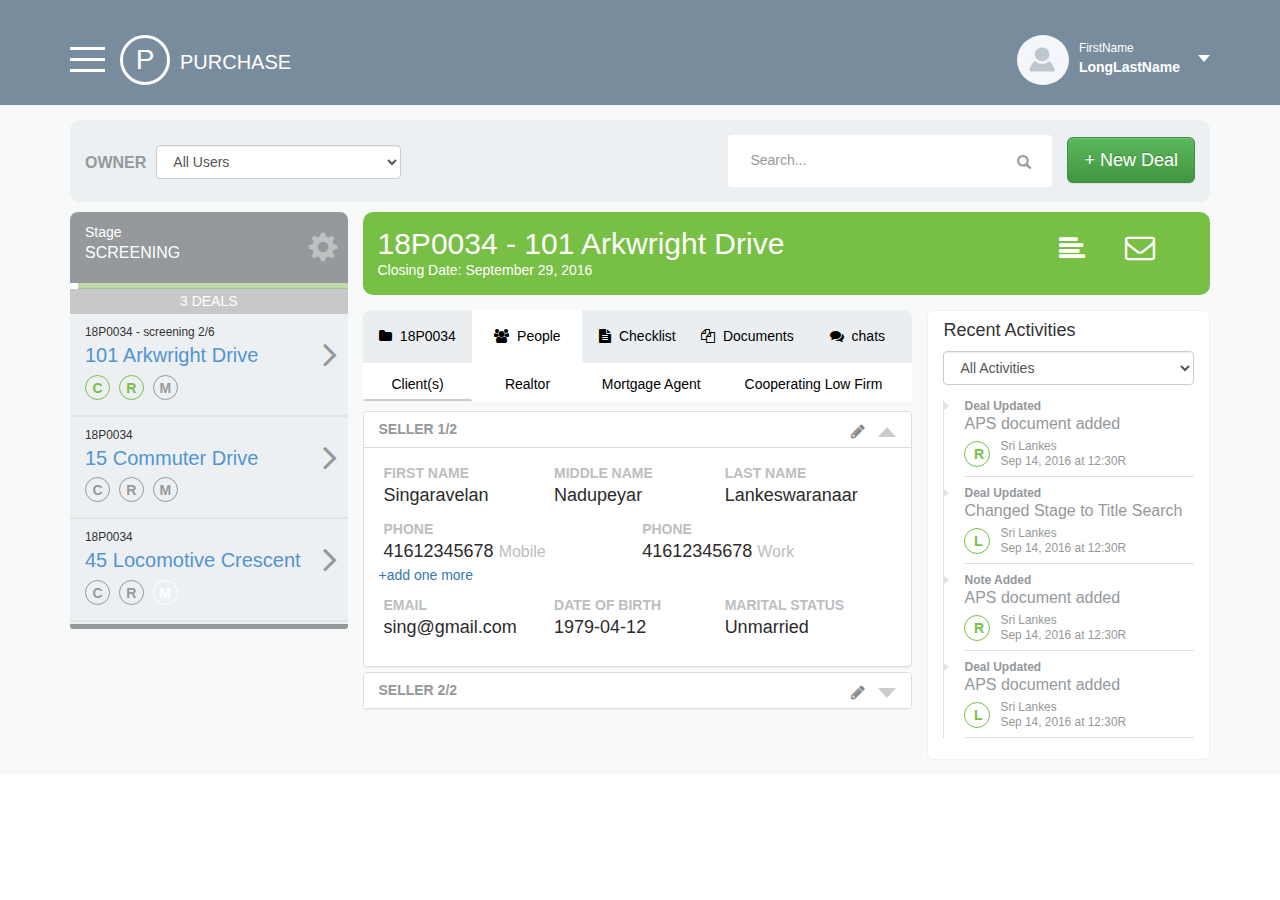
<file: index.html>
<!DOCTYPE html>
<html lang="en">
  <head>
    <meta charset="utf-8">
    <meta http-equiv="X-UA-Compatible" content="IE=edge">
    <meta name="viewport" content="width=device-width, initial-scale=1">
    <!-- The above 3 meta tags *must* come first in the head; any other head content must come *after* these tags -->
    <meta name="description" content="">
    <meta name="author" content="">
    <link rel="icon" href="">

    <title>LawyerFileApp</title>

    <!-- Bootstrap core CSS -->
    <link href="css/bootstrap.min.css" rel="stylesheet">

    <!-- Bootstrap theme CSS -->
    <link href="css/bootstrap-theme.min.css" rel="stylesheet">

    <!-- IE10 viewport hack for Surface/desktop Windows 8 bug -->
    <link href="css/ie10-viewport-bug-workaround.css" rel="stylesheet">

    <!-- Custom styles for this template -->
    <link href="css/custom.css" rel="stylesheet">

    <!-- Font awesome -->
    <link href="font-awesome/css/font-awesome.min.css" rel="stylesheet">

    <!-- Just for debugging purposes. Don't actually copy these 2 lines! -->
    <!--[if lt IE 9]><script src="../../assets/js/ie8-responsive-file-warning.js"></script><![endif]-->
    <!--[if gte IE 9]<style type="text/css">
        .gradient {filter: none;}
    </style><![endif]-->
    <script src="js/ie-emulation-modes-warning.js"></script>

    <!-- HTML5 shim and Respond.js for IE8 support of HTML5 elements and media queries -->
    <!--[if lt IE 9]>
      <script src="https://oss.maxcdn.com/html5shiv/3.7.2/html5shiv.min.js"></script>
      <script src="https://oss.maxcdn.com/respond/1.4.2/respond.min.js"></script>
    <![endif]-->
  </head>

  <body>
    <!-- Header Start-->
  <header>
    <nav class="navbar navbar-inverse navbar-fixed-top">
      <div class="container">
        <div class="navbar-header">
          <button aria-controls="navbar" aria-expanded="false" data-target="#navbar" data-toggle="collapse" class="navbar-toggle collapsed" type="button">
            <span class="sr-only">Toggle navigation</span>
            <span class="icon-bar"></span>
            <span class="icon-bar"></span>
            <span class="icon-bar"></span>
          </button>
          <a href="javascript:;" class="navbar-brand">
            <span></span>
            <span></span>
            <span></span>
          </a>
          <div class="maintabs">
            <a href="javascript:;" class="purchase active"><span><i>P</i>Purchase</span></a>
          </div>
        </div>
       <!--  <div class="collapse navbar-collapse" id="navbar">
          <ul class="nav navbar-nav">
            <li class="active"><a href="dashboard.html" >Dashboard</a></li>
            <li><a href="index.html" >Deals</a></li>
            <li><a href="javascript:;">Peoples</a></li>
            <li><a href="admin.html">Admin</a></li>
          </ul>
        </div> --><!--/.nav-collapse -->
        <div class="dropdown profileMenu">
          <a id="dLabel" data-target="#" href="javascript:;" data-toggle="dropdown" role="button" aria-haspopup="true" aria-expanded="false">
            <i class="avatar"><img src="img/avatar.jpg" alt="img/avatar.jpg"></i>
            <span>
              <small>FirstName</small>
              <strong>LongLastName </strong>  
            </span>            
          </a>

          <ul class="dropdown-menu" aria-labelledby="dLabel">
            <li class="active"><a href="dashboard.html" >Dashboard</a></li>
            <li><a href="index.html" >Deals</a></li>
            <li><a href="javascript:;">Peoples</a></li>
            <li><a href="admin.html">Admin</a></li>
          </ul>
        </div>

        <div class="maintabs menu">
            <a href="javascript:;" class="purchase" id="purchase"><span><i>P</i>Purchase</span></a>
            <a href="javascript:;" class="sale" id="sale"><span><i>S</i>Sale</span></a>
            <a href="javascript:;" class="mortgage" id="mortgage"><span><i>M</i>Mortgage</span></a>
            <a href="javascript:;" class="transfer" id="transfer"><span><i>T</i>Title transfer</span></a>
        </div>

      </div>
    </nav>
  </header>  
  <!-- Header end-->
   

  <!-- midd section -->
  <section class="wrapper middWrapper">
    <div class="container">
       <div class="searchWrapper clearfix">
        <div class="col-lg-4">
          <!-- <label>Stage</label>
          <select class="form-control ">
            <option>Screening</option>
            <option>2</option>
            <option>3</option>
          </select> -->
          <div class="owners">
            <label>Owner</label>
            <select class="form-control ">
              <option>All Users</option>
              <option>2</option>
              <option>3</option>
            </select>
          </div>
        </div>
        <div class="col-lg-2">
          &nbsp;
        </div>
        <div class="col-lg-6">
          <div class="newDeailbtn">
            <button class="btn btn-lg btn-success newDeail" type="button">+ New Deal</button>
          </div>
          <div class="searchbar">
            <button class="btn" type="button"><i aria-hidden="true" class="glyphicon glyphicon-search"></i></button>
            <input type="text" name="search" class="form-control" placeholder="Search...">
          </div>
        </div>
        
      </div>

      <div class="row">
        <!-- Left panel -->
        <div class="col-lg-3 leftPanel">
         <div class="screeningPanel">
          <div class="head clearfix">
            <div class="col-sm-10 dropdown">
              <small data-toggle="dropdown" aria-haspopup="true" aria-expanded="false">Stage</small>
              <ul class="dropdown-menu" aria-labelledby="dLabel">
                <li><a href="javascript:;">Stage</a></li>
                <li><a href="javascript:;">1</a></li>
                <li><a href="javascript:;">2</a></li>
                <li><a href="javascript:;">3</a></li>
              </ul>
              <strong>Screening</strong>
            </div>
            <div class="setting">
              <i aria-hidden="true" class="glyphicon glyphicon-cog" data-toggle="dropdown" aria-haspopup="true" aria-expanded="false"></i>
              <ul class="dropdown-menu" aria-labelledby="dLabel">
                  <li><a href="javascript:;">lorem </a></li>
                  <li><a href="javascript:;">lorem ipsum</a></li>
                  <li><a href="javascript:;">lorem</a></li>
                  <li><a href="javascript:;">lorem ipsum</a></li>
                </ul>
            </div>
          </div>
          <div class="stageWrapper">
            <a href="javascript:;" data-toggle="tooltip" data-placement="top" title="New Deal"></a>
            <a href="javascript:;" class="active" data-toggle="tooltip" data-placement="top" title="Screening"></a>
            <a href="javascript:;" data-toggle="tooltip" data-placement="top" title="Title Search"></a>
            <a href="javascript:;" data-toggle="tooltip" data-placement="top" title="Closing"></a>
            <a href="javascript:;" data-toggle="tooltip" data-placement="top" title="Post Closing"></a>
          </div>
          <h5 class="dealTitle">3 Deals</h5>
          <div class="dealListing">
            <dl>
              <dt>
                <small>18P0034 - screening 2/6</small>
                <big>101 Arkwright Drive</big>
                <label class="accepted">C</label>
                <label class="accepted">R</label>
                <label>M</label>
              </dt>
              <dd>
                <i aria-hidden="true" class="fa fa-angle-right"></i>
              </dd>
            </dl>
            <dl>
              <dt>
                <small>18P0034</small>
                <big>15 Commuter Drive</big>
                <label>C</label>
                <label>R</label>
                <label>M</label>
              </dt>
              <dd>
                <i aria-hidden="true" class="fa fa-angle-right"></i>
              </dd>
            </dl>
            <dl>
              <dt>
                <small>18P0034</small>
                <big>45 Locomotive Crescent</big>
                <label>C</label>
                <label class="diclined">R</label>
                <label class="disable">M</label>
              </dt>
              <dd>
                <i aria-hidden="true" class="fa fa-angle-right"></i>
              </dd>
            </dl>
          </div>
          </div>
        </div>
        <div class="col-lg-9">
         <div class="rightSection">
            <div class="screeningTitleBar">
              <div class="col-lg-8">
                <h2>18P0034 - 101 Arkwright Drive</h2>
                <span>Closing Date: September 29, 2016 </span>
              </div>
              <div class="col-lg-4 notifications">
                <a href="javascript:;" class="message"><i aria-hidden="true" class="fa fa-envelope-o"></i></a>
                <a href="javascript:;" class="alignment"><i aria-hidden="true" class="fa fa-align-left"></i></a>
              </div>
            </div>
            <!-- Left panel end-->

            <!-- Midd section -->
            <div class="col-lg-8 middPanel">
              <!-- Nav tabs -->
              <ul class="nav nav-tabs" role="tablist">
                <li role="presentation"><a href="#folder" aria-controls="folder" role="tab" data-toggle="tab"><i aria-hidden="true" class="fa fa-folder"></i> &nbsp;18P0034</a></li>
                <li role="presentation" class="active"><a href="#people" aria-controls="people" role="tab" data-toggle="tab"><i aria-hidden="true" class="fa fa-users"></i> &nbsp;People</a></li>
                <li role="presentation"><a href="#checklist" aria-controls="checklist" role="tab" data-toggle="tab"><i aria-hidden="true" class="fa fa-file-text"></i> &nbsp;Checklist</a></li>
                <li role="presentation"><a href="#documents" aria-controls="documents" role="tab" data-toggle="tab"><i aria-hidden="true" class="fa fa-files-o"></i> &nbsp;Documents</a></li>
                <li role="presentation"><a href="#chats" aria-controls="chats" role="tab" data-toggle="tab"><i aria-hidden="true" class="fa fa-comments"></i> &nbsp;chats</a></li>
              </ul>

              <!-- Tab panes -->
              <div class="tab-content">
                <div role="tabpanel" class="tab-pane" id="folder">
                 comming soon...Folder
                </div>

                <div role="tabpanel" class="tab-pane active" id="people">
                  <!-- Nav tabs -->
                  <ul class="nav nav-tabs innertab" role="tablist">
                    <li role="presentation" class="active"><a href="#client" aria-controls="client" role="tab" data-toggle="tab">Client(s)</a></li>
                    <li role="presentation" ><a href="#realtor" aria-controls="realtor" role="tab" data-toggle="tab">Realtor</a></li>
                    <li role="presentation"><a href="#agent" aria-controls="agent" role="tab" data-toggle="tab">Mortgage Agent</a></li>
                    <li role="presentation"><a href="#firm" aria-controls="firm" role="tab" data-toggle="tab">Cooperating Low Firm</a></li>
                  </ul>

                  <div class="tab-content">
                    <div role="tabpanel" class="tab-pane active" id="client">
                      <div class="panel-group" id="accordion" role="tablist" aria-multiselectable="true">
                        <div class="panel panel-default">
                          <div class="panel-heading" role="tab" id="headingOne">
                            <h4 class="panel-title">
                              <a role="button" data-toggle="collapse" data-parent="#accordion" href="#collapseOne" aria-expanded="true" aria-controls="collapseOne">
                                Seller 1/2 
                              </a>
                              <button class="edit"><i aria-hidden="true" class="fa fa-pencil"></i></button>
                            </h4>
                          </div>
                          <div id="collapseOne" class="panel-collapse collapse in" role="tabpanel" aria-labelledby="headingOne">
                            <div class="panel-body">
                              <ul class="view infolist">
                                <li>
                                  <label>First Name</label>
                                  <span>Singaravelan</span>
                                </li>
                                <li>
                                  <label>Middle Name</label>
                                  <span>Nadupeyar</span>
                                </li>
                                <li>
                                  <label>Last Name</label>
                                  <span>Lankeswaranaar</span>
                                </li>
                                <li class="halfwidth">
                                  <label>Phone</label>
                                  <span>41612345678 <small>Mobile</small></span>
                                </li>
                                <li class="halfwidth">
                                  <label>Phone</label>
                                  <span>41612345678 <small>Work</small></span>
                                </li>
                                <div class="addmore clearfix"><a href="javascript:;">+add one more</a></div>
                                <li>
                                  <label>Email</label>
                                  <span>sing@gmail.com</span>
                                </li>
                                <li>
                                  <label>Date of birth</label>
                                  <span>1979-04-12</span>
                                </li>
                                <li>
                                  <label>Marital Status</label>
                                  <span>Unmarried</span>
                                </li>
                              </ul>
                              <ul class="edit infolist">
                                <li>
                                  <label>First Name</label>
                                  <span><input type="text" class="form-control" name=""></span>
                                </li>
                                <li>
                                  <label>Middle Name</label>
                                  <span><input type="text" class="form-control" name=""></span>
                                </li>
                                <li>
                                  <label>Last Name</label>
                                  <span><input type="text" class="form-control" name=""></span>
                                </li>
                                <li class="halfwidth phoneNumber">
                                  <label>Phone</label>
                                  <span>
                                    <input type="text" class="form-control" name="">
                                    <select class="form-control">
                                      <option>Mobile</option>
                                      <option>Work</option>
                                    </select>
                                  </span>
                                </li>
                                <li class="halfwidth phoneNumber">
                                  <label>Phone</label>
                                  <span>
                                    <input type="text" class="form-control" name="">
                                    <select class="form-control">
                                      <option>Work</option>
                                      <option>Mobile</option>
                                    </select>
                                  </span>
                                </li>
                               
                                <li>
                                  <label>Email</label>
                                  <span><input type="text" class="form-control" name=""></span>
                                </li>
                                <li>
                                  <label>Date of birth</label>
                                  <span><input type="text" class="form-control" name=""></span>
                                </li>
                                <li>
                                  <label>Marital Status</label>
                                  <span><input type="text" class="form-control" name=""></span>
                                </li>
                                <div class="buttonWrapper clearfix">
                                  <input type="button" name="" value="cancel" class="btn btn-default cancelBtn">
                                  <input type="button" name="" value="save" class="btn btn-success saveBtn">
                                </div>
                              </ul>
                            </div>
                          </div>
                        </div>
                        <div class="panel panel-default">
                          <div class="panel-heading" role="tab" id="headingTwo">
                            <h4 class="panel-title">
                              <a class="collapsed" role="button" data-toggle="collapse" data-parent="#accordion" href="#collapseTwo" aria-expanded="false" aria-controls="collapseTwo">
                                Seller 2/2
                              </a>
                              <button class="edit"><i aria-hidden="true" class="fa fa-pencil"></i></button>
                            </h4>
                          </div>
                          <div id="collapseTwo" class="panel-collapse collapse" role="tabpanel" aria-labelledby="headingTwo">
                            <div class="panel-body">
                             <ul class="infolist">
                                <li>
                                  <label>First Name</label>
                                  <span>Singaravelan</span>
                                </li>
                                <li>
                                  <label>Middle Name</label>
                                  <span>Nadupeyar</span>
                                </li>
                                <li>
                                  <label>Last Name</label>
                                  <span>Lankeswaranaar</span>
                                </li>
                              </ul>
                            </div>
                          </div>
                        </div>
                      </div>
                    </div>

                   <div role="tabpanel" class="tab-pane" id="realtor">
                      <div class="panel-group" id="accordion" role="tablist" aria-multiselectable="true">
                        <div class="panel panel-default">
                          <div class="panel-heading" role="tab" id="headingOne">
                            <h4 class="panel-title">
                              <a role="button" data-toggle="collapse" data-parent="#accordion" href="#collapseOne" aria-expanded="true" aria-controls="collapseOne">
                                Seller 1/2 
                              </a>
                              <button class="edit"><i aria-hidden="true" class="fa fa-pencil"></i></button>
                            </h4>
                          </div>
                          <div id="collapseOne" class="panel-collapse collapse in" role="tabpanel" aria-labelledby="headingOne">
                            <div class="panel-body">
                              <ul class="view infolist">
                                <li>
                                  <label>First Name</label>
                                  <span>Singaravelan</span>
                                </li>
                                <li>
                                  <label>Middle Name</label>
                                  <span>Nadupeyar</span>
                                </li>
                                <li>
                                  <label>Last Name</label>
                                  <span>Lankeswaranaar</span>
                                </li>
                                <li class="halfwidth">
                                  <label>Phone</label>
                                  <span>41612345678 <small>Mobile</small></span>
                                </li>
                                <li class="halfwidth">
                                  <label>Phone</label>
                                  <span>41612345678 <small>Work</small></span>
                                </li>
                                <div class="addmore clearfix"><a href="javascript:;">+add one more</a></div>
                                <li>
                                  <label>Email</label>
                                  <span>sing@gmail.com</span>
                                </li>
                                <li>
                                  <label>Date of birth</label>
                                  <span>1979-04-12</span>
                                </li>
                                <li>
                                  <label>Marital Status</label>
                                  <span>Unmarried</span>
                                </li>
                              </ul>
                              <ul class="edit infolist">
                                <li>
                                  <label>First Name</label>
                                  <span><input type="text" class="form-control" name=""></span>
                                </li>
                                <li>
                                  <label>Middle Name</label>
                                  <span><input type="text" class="form-control" name=""></span>
                                </li>
                                <li>
                                  <label>Last Name</label>
                                  <span><input type="text" class="form-control" name=""></span>
                                </li>
                                <li class="halfwidth phoneNumber">
                                  <label>Phone</label>
                                  <span>
                                    <input type="text" class="form-control" name="">
                                    <select class="form-control">
                                      <option>Mobile</option>
                                      <option>Work</option>
                                    </select>
                                  </span>
                                </li>
                                <li class="halfwidth phoneNumber">
                                  <label>Phone</label>
                                  <span>
                                    <input type="text" class="form-control" name="">
                                    <select class="form-control">
                                      <option>Work</option>
                                      <option>Mobile</option>
                                    </select>
                                  </span>
                                </li>
                               
                                <li>
                                  <label>Email</label>
                                  <span><input type="text" class="form-control" name=""></span>
                                </li>
                                <li>
                                  <label>Date of birth</label>
                                  <span><input type="text" class="form-control" name=""></span>
                                </li>
                                <li>
                                  <label>Marital Status</label>
                                  <span><input type="text" class="form-control" name=""></span>
                                </li>
                                <div class="buttonWrapper clearfix">
                                  <input type="button" name="" value="cancel" class="btn btn-default cancelBtn">
                                  <input type="button" name="" value="save" class="btn btn-success saveBtn">
                                </div>
                              </ul>
                            </div>
                          </div>
                        </div>
                        <div class="panel panel-default">
                          <div class="panel-heading" role="tab" id="headingTwo">
                            <h4 class="panel-title">
                              <a class="collapsed" role="button" data-toggle="collapse" data-parent="#accordion" href="#collapseTwo" aria-expanded="false" aria-controls="collapseTwo">
                                Seller 2/2
                              </a>
                              <button class="edit"><i aria-hidden="true" class="fa fa-pencil"></i></button>
                            </h4>
                          </div>
                          <div id="collapseTwo" class="panel-collapse collapse" role="tabpanel" aria-labelledby="headingTwo">
                            <div class="panel-body">
                             <ul class="infolist">
                                <li>
                                  <label>First Name</label>
                                  <span>Singaravelan</span>
                                </li>
                                <li>
                                  <label>Middle Name</label>
                                  <span>Nadupeyar</span>
                                </li>
                                <li>
                                  <label>Last Name</label>
                                  <span>Lankeswaranaar</span>
                                </li>
                              </ul>
                            </div>
                          </div>
                        </div>
                      </div>
                    </div>
                   <div role="tabpanel" class="tab-pane" id="agent">
                     <div class="panel-group" id="accordion" role="tablist" aria-multiselectable="true">
                        <div class="panel panel-default">
                          <div class="panel-heading" role="tab" id="headingOne">
                            <h4 class="panel-title">
                              <a role="button" data-toggle="collapse" data-parent="#accordion" href="#collapseOne" aria-expanded="true" aria-controls="collapseOne">
                                Seller 1/2 
                              </a>
                              <button class="edit"><i aria-hidden="true" class="fa fa-pencil"></i></button>
                            </h4>
                          </div>
                          <div id="collapseOne" class="panel-collapse collapse in" role="tabpanel" aria-labelledby="headingOne">
                            <div class="panel-body">
                              <ul class="view infolist">
                                <li>
                                  <label>First Name</label>
                                  <span>Singaravelan</span>
                                </li>
                                <li>
                                  <label>Middle Name</label>
                                  <span>Nadupeyar</span>
                                </li>
                                <li>
                                  <label>Last Name</label>
                                  <span>Lankeswaranaar</span>
                                </li>
                                <li class="halfwidth">
                                  <label>Phone</label>
                                  <span>41612345678 <small>Mobile</small></span>
                                </li>
                                <li class="halfwidth">
                                  <label>Phone</label>
                                  <span>41612345678 <small>Work</small></span>
                                </li>
                                <div class="addmore clearfix"><a href="javascript:;">+add one more</a></div>
                                <li>
                                  <label>Email</label>
                                  <span>sing@gmail.com</span>
                                </li>
                                <li>
                                  <label>Date of birth</label>
                                  <span>1979-04-12</span>
                                </li>
                                <li>
                                  <label>Marital Status</label>
                                  <span>Unmarried</span>
                                </li>
                              </ul>
                              <ul class="edit infolist">
                                <li>
                                  <label>First Name</label>
                                  <span><input type="text" class="form-control" name=""></span>
                                </li>
                                <li>
                                  <label>Middle Name</label>
                                  <span><input type="text" class="form-control" name=""></span>
                                </li>
                                <li>
                                  <label>Last Name</label>
                                  <span><input type="text" class="form-control" name=""></span>
                                </li>
                                <li class="halfwidth phoneNumber">
                                  <label>Phone</label>
                                  <span>
                                    <input type="text" class="form-control" name="">
                                    <select class="form-control">
                                      <option>Mobile</option>
                                      <option>Work</option>
                                    </select>
                                  </span>
                                </li>
                                <li class="halfwidth phoneNumber">
                                  <label>Phone</label>
                                  <span>
                                    <input type="text" class="form-control" name="">
                                    <select class="form-control">
                                      <option>Work</option>
                                      <option>Mobile</option>
                                    </select>
                                  </span>
                                </li>
                               
                                <li>
                                  <label>Email</label>
                                  <span><input type="text" class="form-control" name=""></span>
                                </li>
                                <li>
                                  <label>Date of birth</label>
                                  <span><input type="text" class="form-control" name=""></span>
                                </li>
                                <li>
                                  <label>Marital Status</label>
                                  <span><input type="text" class="form-control" name=""></span>
                                </li>
                                <div class="buttonWrapper clearfix">
                                  <input type="button" name="" value="cancel" class="btn btn-default cancelBtn">
                                  <input type="button" name="" value="save" class="btn btn-success saveBtn">
                                </div>
                              </ul>
                            </div>
                          </div>
                        </div>
                        <div class="panel panel-default">
                          <div class="panel-heading" role="tab" id="headingTwo">
                            <h4 class="panel-title">
                              <a class="collapsed" role="button" data-toggle="collapse" data-parent="#accordion" href="#collapseTwo" aria-expanded="false" aria-controls="collapseTwo">
                                Seller 2/2
                              </a>
                              <button class="edit"><i aria-hidden="true" class="fa fa-pencil"></i></button>
                            </h4>
                          </div>
                          <div id="collapseTwo" class="panel-collapse collapse" role="tabpanel" aria-labelledby="headingTwo">
                            <div class="panel-body">
                             <ul class="infolist">
                                <li>
                                  <label>First Name</label>
                                  <span>Singaravelan</span>
                                </li>
                                <li>
                                  <label>Middle Name</label>
                                  <span>Nadupeyar</span>
                                </li>
                                <li>
                                  <label>Last Name</label>
                                  <span>Lankeswaranaar</span>
                                </li>
                              </ul>
                            </div>
                          </div>
                        </div>
                      </div>
                    </div>
                    <div role="tabpanel" class="tab-pane" id="firm">
                     <div class="panel-group" id="accordion" role="tablist" aria-multiselectable="true">
                        <div class="panel panel-default">
                          <div class="panel-heading" role="tab" id="headingOne">
                            <h4 class="panel-title">
                              <a role="button" data-toggle="collapse" data-parent="#accordion" href="#collapseOne" aria-expanded="true" aria-controls="collapseOne">
                                Seller 1/2 
                              </a>
                              <button class="edit"><i aria-hidden="true" class="fa fa-pencil"></i></button>
                            </h4>
                          </div>
                          <div id="collapseOne" class="panel-collapse collapse in" role="tabpanel" aria-labelledby="headingOne">
                            <div class="panel-body">
                              <ul class="view infolist">
                                <li>
                                  <label>First Name</label>
                                  <span>Singaravelan</span>
                                </li>
                                <li>
                                  <label>Middle Name</label>
                                  <span>Nadupeyar</span>
                                </li>
                                <li>
                                  <label>Last Name</label>
                                  <span>Lankeswaranaar</span>
                                </li>
                                <li class="halfwidth">
                                  <label>Phone</label>
                                  <span>41612345678 <small>Mobile</small></span>
                                </li>
                                <li class="halfwidth">
                                  <label>Phone</label>
                                  <span>41612345678 <small>Work</small></span>
                                </li>
                                <div class="addmore clearfix"><a href="javascript:;">+add one more</a></div>
                                <li>
                                  <label>Email</label>
                                  <span>sing@gmail.com</span>
                                </li>
                                <li>
                                  <label>Date of birth</label>
                                  <span>1979-04-12</span>
                                </li>
                                <li>
                                  <label>Marital Status</label>
                                  <span>Unmarried</span>
                                </li>
                              </ul>
                              <ul class="edit infolist">
                                <li>
                                  <label>First Name</label>
                                  <span><input type="text" class="form-control" name=""></span>
                                </li>
                                <li>
                                  <label>Middle Name</label>
                                  <span><input type="text" class="form-control" name=""></span>
                                </li>
                                <li>
                                  <label>Last Name</label>
                                  <span><input type="text" class="form-control" name=""></span>
                                </li>
                                <li class="halfwidth phoneNumber">
                                  <label>Phone</label>
                                  <span>
                                    <input type="text" class="form-control" name="">
                                    <select class="form-control">
                                      <option>Mobile</option>
                                      <option>Work</option>
                                    </select>
                                  </span>
                                </li>
                                <li class="halfwidth phoneNumber">
                                  <label>Phone</label>
                                  <span>
                                    <input type="text" class="form-control" name="">
                                    <select class="form-control">
                                      <option>Work</option>
                                      <option>Mobile</option>
                                    </select>
                                  </span>
                                </li>
                               
                                <li>
                                  <label>Email</label>
                                  <span><input type="text" class="form-control" name=""></span>
                                </li>
                                <li>
                                  <label>Date of birth</label>
                                  <span><input type="text" class="form-control" name=""></span>
                                </li>
                                <li>
                                  <label>Marital Status</label>
                                  <span><input type="text" class="form-control" name=""></span>
                                </li>
                                <div class="buttonWrapper clearfix">
                                  <input type="button" name="" value="cancel" class="btn btn-default cancelBtn">
                                  <input type="button" name="" value="save" class="btn btn-success saveBtn">
                                </div>
                              </ul>
                            </div>
                          </div>
                        </div>
                        <div class="panel panel-default">
                          <div class="panel-heading" role="tab" id="headingTwo">
                            <h4 class="panel-title">
                              <a class="collapsed" role="button" data-toggle="collapse" data-parent="#accordion" href="#collapseTwo" aria-expanded="false" aria-controls="collapseTwo">
                                Seller 2/2
                              </a>
                              <button class="edit"><i aria-hidden="true" class="fa fa-pencil"></i></button>
                            </h4>
                          </div>
                          <div id="collapseTwo" class="panel-collapse collapse" role="tabpanel" aria-labelledby="headingTwo">
                            <div class="panel-body">
                             <ul class="infolist">
                                <li>
                                  <label>First Name</label>
                                  <span>Singaravelan</span>
                                </li>
                                <li>
                                  <label>Middle Name</label>
                                  <span>Nadupeyar</span>
                                </li>
                                <li>
                                  <label>Last Name</label>
                                  <span>Lankeswaranaar</span>
                                </li>
                              </ul>
                            </div>
                          </div>
                        </div>
                      </div>
                    </div>
                  </div>
                </div>


               

                <div role="tabpanel" class="tab-pane" id="checklist">
                 <div class="viewWrapper clearfix">
                   <select class="form-control">
                    <option>Show all</option>
                    <option>--------</option>
                    <option>--------</option>
                   </select>
                   <div class="changeviewBar">
                     <div aria-label="Default button group" role="group" class="btn-group"> 
                     <button class="btn btn-default listview" type="button"><i aria-hidden="true" class="fa fa-align-left"></i></button>
                     <button class="btn btn-default gridview" type="button"><i aria-hidden="true" class="fa fa-list"></i></button>
                      </div>
                   </div>
                  </div>
                 <div class="checkboxlist clearfix">
                   <div class="checkbox">
                     <input type="checkbox" name="" id="checkboxOff">
                     <label for="checkboxOff">Checkbox off</label>
                   </div>
                   <div class="checkbox">
                     <input type="checkbox" name="" id="checkboxOn">
                     <label for="checkboxOn">Checkbox On</label>
                   </div>
                   <div class="checkbox disabled">
                     <input type="checkbox" name="" id="checkboxDisable">
                     <label for="checkboxDisable">Checkbox Disabled</label>
                   </div>
                    <div class="checkbox">
                     <input type="checkbox" name="" id="checkboxOff">
                     <label for="checkboxOff">Checkbox off</label>
                   </div>
                   <div class="checkbox">
                     <input type="checkbox" name="" id="checkboxOn">
                     <label for="checkboxOn">Checkbox On</label>
                   </div>
                   <div class="checkbox disabled">
                     <input type="checkbox" name="" id="checkboxDisable">
                     <label for="checkboxDisable">Checkbox Disabled</label>
                   </div>
                 </div>

                
                </div>
                <div role="tabpanel" class="tab-pane" id="documents">
                  comming soon...Documents
                </div>
               <div role="tabpanel" class="tab-pane" id="chats">
                 <ul role="tablist" class="nav nav-tabs innertab">
                    <li class="active" role="presentation"><a data-toggle="tab" role="tab" aria-controls="client" href="#userOne" aria-expanded="true"><label class="active">C <sup>1</sup></label> Singaravelan</a></li>
                    <li role="presentation"><a data-toggle="tab" role="tab" aria-controls="realtor" href="#userTwo" aria-expanded="true"><label class="active">R <sup>3</sup></label> Phirhalathan</a></li>
                    <li role="presentation"><a data-toggle="tab" role="tab" aria-controls="agent" href="#userThree" aria-expanded="true"><label class="">M <sup>3</sup></label> &nbsp;</a></li>
                  </ul>
                  <div class="tab-content">
                    <div id="userOne" class="tab-pane active" role="tabpanel">
                      <div class="messageContainer">
                        <ul>
                          <li>
                            <i class="avatar"><img alt="" src="img/avatar.jpg"></i>
                            <span>Mike Duffy</span>
                            <small>3:32 pm</small>
                            <div class="chat">
                              <p>Play the hits! Some of our favorite editorial features of the last few years with
            Miguel, Kindness, Toro y Moi, Future Islands, Lee Fields.</p>
                            </div>
                          </li>
                           <li class="self">
                            <i class="avatar"><img alt="" src="img/avatar.jpg"></i>
                            <span>Yuliya Petrova</span>
                            <small>3:55 pm</small>
                            <div class="chat">
                              <p>Play the hits! Some of our favorite editorial features of the last few years with
            Miguel, Kindness, Toro y Moi, Future Islands, Lee Fields.</p>
                            </div>
                          </li>
                           <li>
                            <i class="avatar"><img alt="" src="img/avatar.jpg"></i>
                            <span>Mike Duffy</span>
                            <small>3:32 pm</small>
                            <div class="chat">
                              <p>Play the hits! Some of our favorite editorial features of the last few years with
            Miguel, Kindness, Toro y Moi, Future Islands, Lee Fields.</p>
                            </div>
                          </li>
                           <li class="self">
                            <i class="avatar"><img alt="" src="img/avatar.jpg"></i>
                            <span>Mike Duffy</span>
                            <small>3:32 pm</small>
                            <div class="chat">
                              <p>Play the hits! Some of our favorite editorial features of the last few years with
            Miguel, Kindness, Toro y Moi, Future Islands, Lee Fields.</p>
                            </div>
                          </li>
                        </ul>
                        <div class="reply clearfix">
                          <input type="text" placeholder="Reply..." name="" class="form-control">
                          <button class="sendBtn"><i class="fa fa-paper-plane" aria-hidden="true"></i></button>
                        </div>
                     </div>
                    </div>

                    <div id="userTwo" class="tab-pane" role="tabpanel">
                      <div class="messageContainer">
                        <ul>
                          <li>
                            <i class="avatar"><img alt="" src="img/avatar.jpg"></i>
                            <span>Mike Duffy</span>
                            <small>3:32 pm</small>
                            <div class="chat">
                              <p>Play the hits! Some of our favorite editorial features of the last few years with
            Miguel, Kindness, Toro y Moi, Future Islands, Lee Fields.</p>
                            </div>
                          </li>
                           <li>
                            <i class="avatar"><img alt="" src="img/avatar.jpg"></i>
                            <span>Yuliya Petrova</span>
                            <small>3:55 pm</small>
                            <div class="chat">
                              <p>Play the hits! Some of our favorite editorial features of the last few years with
            Miguel, Kindness, Toro y Moi, Future Islands, Lee Fields.</p>
                            </div>
                          </li>
                           <li>
                            <i class="avatar"><img alt="" src="img/avatar.jpg"></i>
                            <span>Mike Duffy</span>
                            <small>3:32 pm</small>
                            <div class="chat">
                              <p>Play the hits! Some of our favorite editorial features of the last few years with
            Miguel, Kindness, Toro y Moi, Future Islands, Lee Fields.</p>
                            </div>
                          </li>
                           <li>
                            <i class="avatar"><img alt="" src="img/avatar.jpg"></i>
                            <span>Mike Duffy</span>
                            <small>3:32 pm</small>
                            <div class="chat">
                              <p>Play the hits! Some of our favorite editorial features of the last few years with
            Miguel, Kindness, Toro y Moi, Future Islands, Lee Fields.</p>
                            </div>
                          </li>
                        </ul>
                        <div class="reply clearfix">
                          <input type="text" placeholder="Reply..." name="" class="form-control">
                          <button class="sendBtn"><i class="fa fa-paper-plane" aria-hidden="true"></i></button>
                        </div>
                     </div>
                    </div>

                    <div id="userThree" class="tab-pane" role="tabpanel">
                      <div class="messageContainer">
                        <ul>
                          <li>
                            <i class="avatar"><img alt="" src="img/avatar.jpg"></i>
                            <span>Mike Duffy</span>
                            <small>3:32 pm</small>
                            <div class="chat">
                              <p>Play the hits! Some of our favorite editorial features of the last few years with
            Miguel, Kindness, Toro y Moi, Future Islands, Lee Fields.</p>
                            </div>
                          </li>
                           <li>
                            <i class="avatar"><img alt="" src="img/avatar.jpg"></i>
                            <span>Yuliya Petrova</span>
                            <small>3:55 pm</small>
                            <div class="chat">
                              <p>Play the hits! Some of our favorite editorial features of the last few years with
            Miguel, Kindness, Toro y Moi, Future Islands, Lee Fields.</p>
                            </div>
                          </li>
                           <li>
                            <i class="avatar"><img alt="" src="img/avatar.jpg"></i>
                            <span>Mike Duffy</span>
                            <small>3:32 pm</small>
                            <div class="chat">
                              <p>Play the hits! Some of our favorite editorial features of the last few years with
            Miguel, Kindness, Toro y Moi, Future Islands, Lee Fields.</p>
                            </div>
                          </li>
                           <li>
                            <i class="avatar"><img alt="" src="img/avatar.jpg"></i>
                            <span>Mike Duffy</span>
                            <small>3:32 pm</small>
                            <div class="chat">
                              <p>Play the hits! Some of our favorite editorial features of the last few years with
            Miguel, Kindness, Toro y Moi, Future Islands, Lee Fields.</p>
                            </div>
                          </li>
                        </ul>
                        <div class="reply clearfix">
                          <input type="text" placeholder="Reply..." name="" class="form-control">
                          <button class="sendBtn"><i class="fa fa-paper-plane" aria-hidden="true"></i></button>
                        </div>
                     </div>
                    </div>

                  </div>
                 
                </div>
               
              </div>
            </div>
            <!-- Midd section end -->

            <!-- Right Panel -->
            <div class="col-lg-4 rightpanel">
              <div class="recentActivites">
                <h4>Recent Activities</h4>
                <div class="form-group">
                  <select class="form-control ">
                    <option>All Activities</option>
                    <option>--------------</option>
                    <option>--------------</option>
                  </select>
                </div>

                <ul>
                  <li>
                    <h5>Deal Updated</h5>
                    <div class="comments">
                      APS document added
                    </div>
                    <div class="label">R</div>
                    <small>Sri Lankes</small>
                    <small>Sep 14, 2016 at 12:30R </small>
                  </li>
                  <li>
                    <h5>Deal Updated</h5>
                    <div class="comments">
                      Changed Stage to Title Search 
                    </div>
                    <div class="label">L</div>
                    <small>Sri Lankes</small>
                    <small>Sep 14, 2016 at 12:30R </small>
                  </li>
                  <li>
                    <h5>Note Added</h5>
                    <div class="comments">
                      APS document added
                    </div>
                    <div class="label">R</div>
                    <small>Sri Lankes</small>
                    <small>Sep 14, 2016 at 12:30R </small>
                  </li>
                  <li>
                    <h5>Deal Updated</h5>
                    <div class="comments">
                      APS document added
                    </div>
                    <div class="label">L</div>
                    <small>Sri Lankes</small>
                    <small>Sep 14, 2016 at 12:30R </small>
                  </li>
                </ul>

              </div>
              
            </div>
            <!-- Right Panel end -->
          </div>    
        </div>
      </div>
    </div>
  </section>
  <!-- midd section -->

 <!-- multistep form -->
  <div class="blackoverlay"></div>
  <form id="msform">
    <!-- progressbar -->
    <ul id="progressbar">
      <li class="active">Deal Info</li>
      <li>Purchaser</li>
      <li>Real State Agent</li>
    </ul>
    <!-- fieldsets -->
    <fieldset>
      <h2 class="fs-title">Deal Info</h2>
      <!-- <h3 class="fs-subtitle">This is step 1</h3> -->
      <div class="form-group">
        <input type="text" name="" placeholder="Deal Number" />
        <p class="error">Lorem ipsum doller is amet!</p>
      </div>
      <div class="form-group">
        <input type="text" name="" placeholder="Type of Transaction" />
        <p class="error">Lorem ipsum doller is amet!</p>
      </div>
      <div class="form-group">
        <input type="text" name="" placeholder="Property Address" />
        <p class="error">Lorem ipsum doller is amet!</p>
      </div>
      <div class="form-group inputSmall">
        <input type="text" name="" placeholder="Street Name" class="" />
        <p class="error">Lorem ipsum doller is amet!</p>
      </div>
      <div class="form-group inputSmall">
      <input type="text" name="" placeholder="City" class=""/>
      <p class="error">Lorem ipsum doller is amet!</p>
      </div>
      <div class="form-group inputSmall">
        <input type="text" name="" placeholder="Province" class=""/>
        <p class="error">Lorem ipsum doller is amet!</p>
      </div>
      <div class="form-group inputSmall">
        <input type="text" name="" placeholder="Postal Code" class=""/>
        <p class="error">Lorem ipsum doller is amet!</p>
      </div>
      <div class="form-group">
        <input type="text" name="" placeholder="Closing Date DD/MM/YYY" />
      </div>

      <div class="form-group clearfix">
        <span>First Time Buyer</span>
        <div class="radio-inline">
          <input type="radio" name="optionsRadios" id="yes" value="option1"> 
          <label for="yes">yes</label> 
        </div>
        <div class="radio-inline">
          <input type="radio" name="optionsRadios" id="no" value="option2"> 
          <label for="no">No</label>
        </div>
      </div>

      <div class="form-group inputSmall">
        <select class="">
          <option value="1">Type of Ownership</option>
          <option value="2">Joint Tenancy</option>
          <option value="3">Tenancy in common</option>
        </select>
        <p class="error">Lorem ipsum doller is amet!</p>
      </div>

      <div class="form-group inputSmall">
        <select class="">
          <option value="1">Property Type</option>
          <option value="2">Investment</option>
          <option value="3">Matrimonial Home</option>
        </select>
        <p class="error">Lorem ipsum doller is amet!</p>
      </div>

       <div class="form-group clearfix">
        <span>Urgent Deal</span>
        <div class="checkbox-inline">
          <input type="checkbox" name="" id="urgent_deal" value=""> 
          <label for="urgent_deal"></label> 
        </div>
        
      </div>

     <input type="button" name="" class="next action-button" value="Next" />
      
    </fieldset>


    <fieldset>
      <h2 class="fs-title">Purchaser </h2>
      <!-- <h3 class="fs-subtitle">Your presence on the social network</h3> -->
      <div class="form-group">
        <input type="text" name="firstname" placeholder="First Name" class="inputexSmall" />
        <input type="text" name="middlename" placeholder="Middle Name" class="inputexSmall"/>
        <input type="text" name="lastname" placeholder="Last Name" class="inputexSmall"/>
      </div>
      <div class="form-group clearfix">
        <input type="text" name="dateofbirth" placeholder="Date Of borth" class="inputSmall"/>
        <input type="text" name="email" placeholder="Email" class="inputSmall"/>
      </div>
      <input type="text" name="phonenumber" placeholder="Phone Number" class=""/>

      <a href="javascript:;" class="addMore">+ Add More Numbers</a>

      <input type="text" name="" placeholder="Current Address" />
      <div class="form-group clearfix">
        <input type="text" name="" placeholder="Street Name" class="inputSmall" />
        <input type="text" name="" placeholder="City" class="inputSmall"/>
      </div>
      <div class="form-group clearfix">
        <input type="text" name="" placeholder="Province" class="inputSmall"/>
        <input type="text" name="" placeholder="Postal Code" class="inputSmall"/>
      </div>
      <input type="button" name="previous" class="previous action-button" value="Previous" />
      <input type="button" name="next" class="next action-button" value="Next" />
    </fieldset>
    <fieldset>
      <h2 class="fs-title">Real Estate Agent</h2>
      <!-- <h3 class="fs-subtitle">We will never sell it</h3> -->
      <div class="form-group">
        <input type="text" name="firstname" placeholder="First Name" class="inputexSmall" />
        <input type="text" name="middlename" placeholder="Middle Name" class="inputexSmall"/>
        <input type="text" name="lastname" placeholder="Last Name" class="inputexSmall"/>
      </div>
      <div class="form-group clearfix">
        <input type="text" name="" placeholder="Phone Number#1" class="inputSmall"/>
        <input type="text" name="" placeholder="Phone Number#2" class="inputSmall"/>
      </div>
      <h2 class="fs-title">Real Estate Brokerage</h2>
      <div class="form-group">
        <input type="text" name="firstname" placeholder="Brokerage Name" class="" />
      </div>
      <div class="form-group clearfix">
        <input type="text" name="" placeholder="Street Name" class="inputSmall" />
        <input type="text" name="" placeholder="City" class="inputSmall"/>
      </div>
      <div class="form-group clearfix">
        <input type="text" name="" placeholder="Province" class="inputSmall"/>
        <input type="text" name="" placeholder="Postal Code" class="inputSmall"/>
      </div>
      <div class="form-group clearfix">
        <input type="text" name="" placeholder="Phone Number" class="inputSmall"/>
        <input type="text" name="" placeholder="Fax Number" class="inputSmall"/>
      </div>
      <h2 class="fs-title">Mortgage Agent</h2>
       <div class="form-group clearfix">
        <input type="text" name="firstname" placeholder="First Name" class="inputSmall" />
        <input type="text" name="lastname" placeholder="Last Name" class="inputSmall"/>
      </div>
       <div class="form-group clearfix">
        <input type="text" name="" placeholder="Phone Number#1" class="inputSmall"/>
        <input type="text" name="" placeholder="Phone Number#2" class="inputSmall"/>
      </div>


      <input type="button" name="previous" class="previous action-button" value="Previous" />
      <input type="submit" name="submit" class="submit action-button" value="Submit" />
    </fieldset>
  </form>







    <!-- Bootstrap core JavaScript
    ================================================== -->
    <!-- Placed at the end of the document so the pages load faster -->
    <script src="js/jquery.min.js"></script>
    <script src="js/jquery.easing.min.js"></script>
   
    <script src="js/bootstrap.min.js"></script>
    <!-- IE10 viewport hack for Surface/desktop Windows 8 bug -->
    <script src="js/ie10-viewport-bug-workaround.js"></script>

    <!-- custom  -->
    <script src="js/custom.js"></script>
  </body>
</html>
</file>
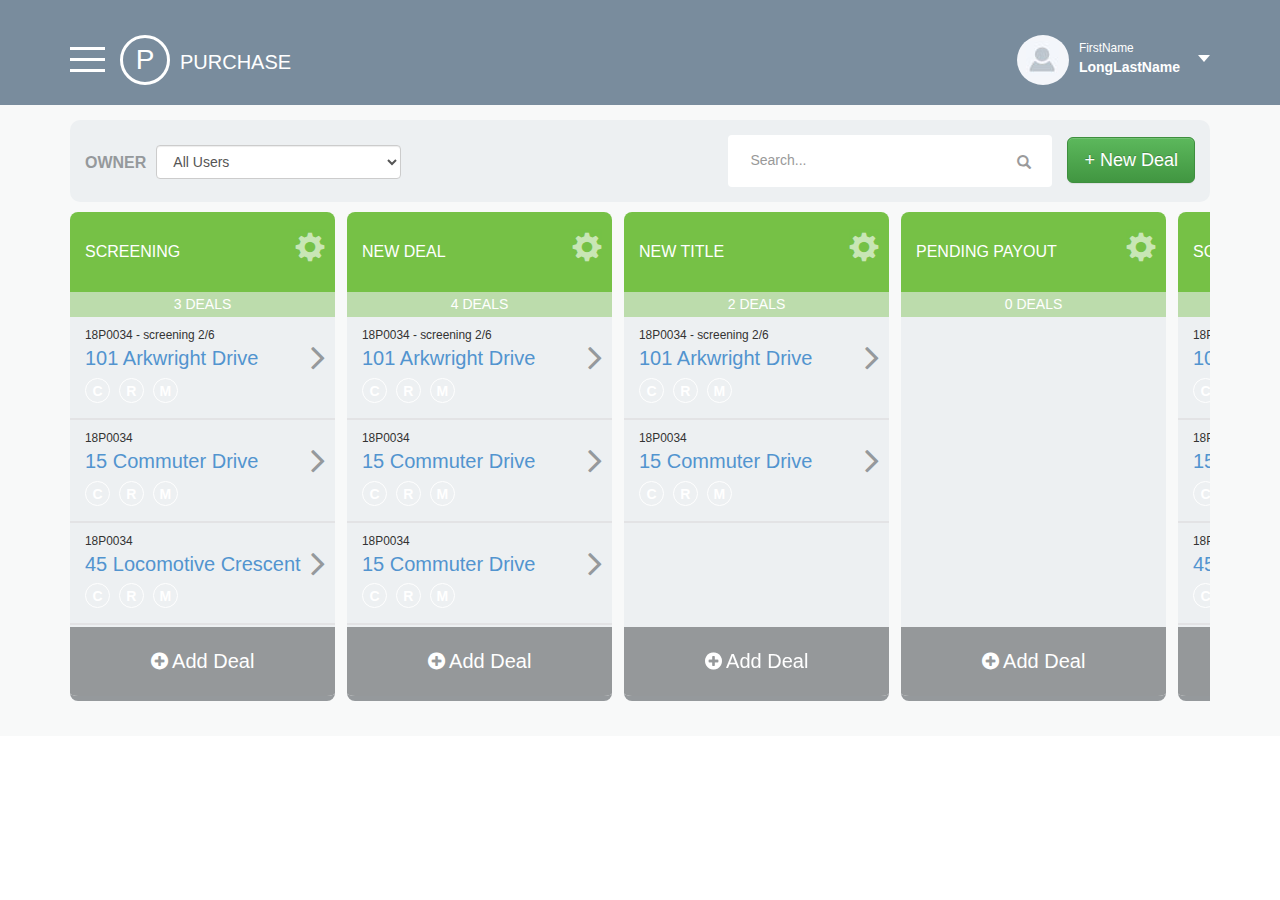
<file: dashboard.html>
<!DOCTYPE html>
<html lang="en">
  <head>
    <meta charset="utf-8">
    <meta http-equiv="X-UA-Compatible" content="IE=edge">
    <meta name="viewport" content="width=device-width, initial-scale=1">
    <!-- The above 3 meta tags *must* come first in the head; any other head content must come *after* these tags -->
    <meta name="description" content="">
    <meta name="author" content="">
    <link rel="icon" href="">

    <title>LawyerFileApp</title>

    <!-- Bootstrap core CSS -->
    <link href="css/bootstrap.min.css" rel="stylesheet">

    <!-- Bootstrap theme CSS -->
    <link href="css/bootstrap-theme.min.css" rel="stylesheet">

    <!-- IE10 viewport hack for Surface/desktop Windows 8 bug -->
    <link href="css/ie10-viewport-bug-workaround.css" rel="stylesheet">

    <!-- Custom styles for this template -->
    <link href="css/custom.css" rel="stylesheet">

    <!-- Font awesome -->
    <link href="font-awesome/css/font-awesome.min.css" rel="stylesheet">

    <!-- Just for debugging purposes. Don't actually copy these 2 lines! -->
    <!--[if lt IE 9]><script src="../../assets/js/ie8-responsive-file-warning.js"></script><![endif]-->
    <!--[if gte IE 9]<style type="text/css">
        .gradient {filter: none;}
    </style><![endif]-->
    <script src="js/ie-emulation-modes-warning.js"></script>

    <!-- HTML5 shim and Respond.js for IE8 support of HTML5 elements and media queries -->
    <!--[if lt IE 9]>
      <script src="https://oss.maxcdn.com/html5shiv/3.7.2/html5shiv.min.js"></script>
      <script src="https://oss.maxcdn.com/respond/1.4.2/respond.min.js"></script>
    <![endif]-->
  </head>

  <body>
  <!-- Header Start-->
  <header>
    <nav class="navbar navbar-inverse navbar-fixed-top">
      <div class="container">
        <div class="navbar-header">
          <button aria-controls="navbar" aria-expanded="false" data-target="#navbar" data-toggle="collapse" class="navbar-toggle collapsed" type="button">
            <span class="sr-only">Toggle navigation</span>
            <span class="icon-bar"></span>
            <span class="icon-bar"></span>
            <span class="icon-bar"></span>
          </button>
          <a href="javascript:;" class="navbar-brand">
            <span></span>
            <span></span>
            <span></span>
          </a>
          <div class="maintabs">
            <a href="javascript:;" class="purchase active"><span><i>P</i>Purchase</span></a>
          </div>
        </div>
       <!--  <div class="collapse navbar-collapse" id="navbar">
          <ul class="nav navbar-nav">
            <li class="active"><a href="dashboard.html" >Dashboard</a></li>
            <li><a href="index.html" >Deals</a></li>
            <li><a href="javascript:;">Peoples</a></li>
            <li><a href="admin.html">Admin</a></li>
          </ul>
        </div> --><!--/.nav-collapse -->
        <div class="dropdown profileMenu">
          <a id="dLabel" data-target="#" href="javascript:;" data-toggle="dropdown" role="button" aria-haspopup="true" aria-expanded="false">
            <i class="avatar"><img src="img/avatar.jpg" alt="img/avatar.jpg"></i>
            <span>
              <small>FirstName</small>
              <strong>LongLastName </strong>  
            </span>            
          </a>

          <ul class="dropdown-menu" aria-labelledby="dLabel">
            <li class="active"><a href="dashboard.html" >Dashboard</a></li>
            <li><a href="index.html" >Deals</a></li>
            <li><a href="javascript:;">Peoples</a></li>
            <li><a href="admin.html">Admin</a></li>
          </ul>
        </div>

        <div class="maintabs menu">
            <a href="javascript:;" class="purchase" id="purchase"><span><i>P</i>Purchase</span></a>
            <a href="javascript:;" class="sale" id="sale"><span><i>S</i>Sale</span></a>
            <a href="javascript:;" class="mortgage" id="mortgage"><span><i>M</i>Mortgage</span></a>
            <a href="javascript:;" class="transfer" id="transfer"><span><i>T</i>Title transfer</span></a>
        </div>

      </div>
    </nav>
  </header>  
  <!-- Header end-->
   

  <!-- midd section -->
  <section class="wrapper middWrapper">
    <div class="container">
      <div class="searchWrapper clearfix">
        <div class="col-lg-4">
          <!-- <label>Stage</label>
          <select class="form-control ">
            <option>Screening</option>
            <option>2</option>
            <option>3</option>
          </select> -->
          <div class="owners">
            <label>Owner</label>
            <select class="form-control ">
              <option>All Users</option>
              <option>2</option>
              <option>3</option>
            </select>
          </div>
        </div>
        <div class="col-lg-2">
          &nbsp;
        </div>
        <div class="col-lg-6">
          <div class="newDeailbtn">
            <button class="btn btn-lg btn-success newDeail" type="button">+ New Deal</button>
          </div>
          <div class="searchbar">
            <button class="btn" type="button"><i aria-hidden="true" class="glyphicon glyphicon-search"></i></button>
            <input type="text" name="search" class="form-control" placeholder="Search...">
          </div>
        </div>
        
      </div>

      <div class="addDealsWrapper">
        <div class="overflowWrapper">
          <div class="screeningPanel">
            <div class="head clearfix">
              <div class="col-sm-10">
                <strong>Screening</strong>
              </div>
              <div class="setting">
              <i aria-hidden="true" class="glyphicon glyphicon-cog" data-toggle="dropdown" aria-haspopup="true" aria-expanded="false"></i>
              <ul class="dropdown-menu" aria-labelledby="dLabel">
                  <li><a href="javascript:;">lorem </a></li>
                  <li><a href="javascript:;">lorem ipsum</a></li>
                  <li><a href="javascript:;">lorem</a></li>
                  <li><a href="javascript:;">lorem ipsum</a></li>
                </ul>
            </div>
            </div>
           
            <h5 class="dealTitle">3 Deals</h5>
            <div class="dealListing">
              <dl>
                <dt>
                  <small>18P0034 - screening 2/6</small>
                  <big>101 Arkwright Drive</big>
                  <label class="disable">C</label>
                  <label class="disable">R</label>
                  <label class="disable">M</label>
                </dt>
                <dd>
                  <i class="fa fa-angle-right" aria-hidden="true"></i>
                </dd>
              </dl>
              <dl>
                <dt>
                  <small>18P0034</small>
                  <big>15 Commuter Drive</big>
                  <label class="disable">C</label>
                  <label class="disable">R</label>
                  <label class="disable">M</label>
                </dt>
                <dd>
                  <i class="fa fa-angle-right" aria-hidden="true"></i>
                </dd>
              </dl>
              <dl>
                <dt>
                  <small>18P0034</small>
                  <big>45 Locomotive Crescent</big>
                  <label class="disable">C</label>
                  <label class="disable">R</label>
                  <label class="disable">M</label>
                </dt>
                <dd>
                  <i class="fa fa-angle-right" aria-hidden="true"></i>
                </dd>
              </dl>
            </div>
            <a class="footer" href="javascript:;"><i aria-hidden="true" class="fa fa-plus-circle"></i> Add Deal</a>
          </div>
          <div class="screeningPanel">
            <div class="head clearfix">
              <div class="col-sm-10">
                <strong>New Deal</strong>
              </div>
              <div class="setting">
              <i aria-hidden="true" class="glyphicon glyphicon-cog" data-toggle="dropdown" aria-haspopup="true" aria-expanded="false"></i>
              <ul class="dropdown-menu" aria-labelledby="dLabel">
                  <li><a href="javascript:;">lorem </a></li>
                  <li><a href="javascript:;">lorem ipsum</a></li>
                  <li><a href="javascript:;">lorem</a></li>
                  <li><a href="javascript:;">lorem ipsum</a></li>
                </ul>
            </div>
            </div>
           
            <h5 class="dealTitle">4 Deals</h5>
            <div class="dealListing">
              <dl>
                <dt>
                  <small>18P0034 - screening 2/6</small>
                  <big>101 Arkwright Drive</big>
                  <label class="disable">C</label>
                  <label class="disable">R</label>
                  <label class="disable">M</label>
                </dt>
                <dd>
                  <i class="fa fa-angle-right" aria-hidden="true"></i>
                </dd>
              </dl>
              <dl>
                <dt>
                  <small>18P0034</small>
                  <big>15 Commuter Drive</big>
                  <label class="disable">C</label>
                  <label class="disable">R</label>
                  <label class="disable">M</label>
                </dt>
                <dd>
                  <i class="fa fa-angle-right" aria-hidden="true"></i>
                </dd>
              </dl>
               <dl>
                <dt>
                  <small>18P0034</small>
                  <big>15 Commuter Drive</big>
                  <label class="disable">C</label>
                  <label class="disable">R</label>
                  <label class="disable">M</label>
                </dt>
                <dd>
                  <i class="fa fa-angle-right" aria-hidden="true"></i>
                </dd>
              </dl>
              <dl>
                <dt>
                  <small>18P0034</small>
                  <big>45 Locomotive Crescent</big>
                  <label class="disable">C</label>
                  <label class="disable">R</label>
                  <label class="disable">M</label>
                </dt>
                <dd>
                  <i class="fa fa-angle-right" aria-hidden="true"></i>
                </dd>
              </dl>
            </div>
            <a class="footer" href="javascript:;"><i aria-hidden="true" class="fa fa-plus-circle"></i> Add Deal</a>
          </div>
          <div class="screeningPanel">
            <div class="head clearfix">
              <div class="col-sm-10">
                <strong>New Title</strong>
              </div>
              <div class="setting">
              <i aria-hidden="true" class="glyphicon glyphicon-cog" data-toggle="dropdown" aria-haspopup="true" aria-expanded="false"></i>
              <ul class="dropdown-menu" aria-labelledby="dLabel">
                  <li><a href="javascript:;">lorem </a></li>
                  <li><a href="javascript:;">lorem ipsum</a></li>
                  <li><a href="javascript:;">lorem</a></li>
                  <li><a href="javascript:;">lorem ipsum</a></li>
                </ul>
            </div>
            </div>
           
            <h5 class="dealTitle">2 Deals</h5>
            <div class="dealListing">
              <dl>
                <dt>
                  <small>18P0034 - screening 2/6</small>
                  <big>101 Arkwright Drive</big>
                  <label class="disable">C</label>
                  <label class="disable">R</label>
                  <label class="disable">M</label>
                </dt>
                <dd>
                  <i class="fa fa-angle-right" aria-hidden="true"></i>
                </dd>
              </dl>
              <dl>
                <dt>
                  <small>18P0034</small>
                  <big>15 Commuter Drive</big>
                  <label class="disable">C</label>
                  <label class="disable">R</label>
                  <label class="disable">M</label>
                </dt>
                <dd>
                  <i class="fa fa-angle-right" aria-hidden="true"></i>
                </dd>
              </dl>
             
            </div>
            <a class="footer" href="javascript:;"><i aria-hidden="true" class="fa fa-plus-circle"></i> Add Deal</a>
          </div>
          <div class="screeningPanel">
            <div class="head clearfix">
              <div class="col-sm-10">
                <strong>Pending Payout</strong>
              </div>
              <div class="setting">
              <i aria-hidden="true" class="glyphicon glyphicon-cog" data-toggle="dropdown" aria-haspopup="true" aria-expanded="false"></i>
              <ul class="dropdown-menu" aria-labelledby="dLabel">
                  <li><a href="javascript:;">lorem </a></li>
                  <li><a href="javascript:;">lorem ipsum</a></li>
                  <li><a href="javascript:;">lorem</a></li>
                  <li><a href="javascript:;">lorem ipsum</a></li>
                </ul>
            </div>
            </div>
            <h5 class="dealTitle">0 Deals</h5>
            <div class="dealListing">
            </div>
            <a class="footer" href="javascript:;"><i aria-hidden="true" class="fa fa-plus-circle"></i> Add Deal</a>
          </div>
          <div class="screeningPanel">
            <div class="head clearfix">
              <div class="col-sm-10">
                <strong>Screening</strong>
              </div>
              <div class="setting">
              <i aria-hidden="true" class="glyphicon glyphicon-cog" data-toggle="dropdown" aria-haspopup="true" aria-expanded="false"></i>
              <ul class="dropdown-menu" aria-labelledby="dLabel">
                  <li><a href="javascript:;">lorem </a></li>
                  <li><a href="javascript:;">lorem ipsum</a></li>
                  <li><a href="javascript:;">lorem</a></li>
                  <li><a href="javascript:;">lorem ipsum</a></li>
                </ul>
            </div>
            </div>
           
            <h5 class="dealTitle">3 Deals</h5>
            <div class="dealListing">
              <dl>
                <dt>
                  <small>18P0034 - screening 2/6</small>
                  <big>101 Arkwright Drive</big>
                  <label class="disable">C</label>
                  <label class="disable">R</label>
                  <label class="disable">M</label>
                </dt>
                <dd>
                  <i class="fa fa-angle-right" aria-hidden="true"></i>
                </dd>
              </dl>
              <dl>
                <dt>
                  <small>18P0034</small>
                  <big>15 Commuter Drive</big>
                  <label class="disable">C</label>
                  <label class="disable">R</label>
                  <label class="disable">M</label>
                </dt>
                <dd>
                  <i class="fa fa-angle-right" aria-hidden="true"></i>
                </dd>
              </dl>
              <dl>
                <dt>
                  <small>18P0034</small>
                  <big>45 Locomotive Crescent</big>
                  <label class="disable">C</label>
                  <label class="disable">R</label>
                  <label class="disable">M</label>
                </dt>
                <dd>
                  <i class="fa fa-angle-right" aria-hidden="true"></i>
                </dd>
              </dl>
            </div>
            <a class="footer" href="javascript:;"><i aria-hidden="true" class="fa fa-plus-circle"></i> Add Deal</a>
          </div>
          <div class="screeningPanel">
            <div class="head clearfix">
              <div class="col-sm-10">
                <strong>New Deal</strong>
              </div>
              <div class="setting">
              <i aria-hidden="true" class="glyphicon glyphicon-cog" data-toggle="dropdown" aria-haspopup="true" aria-expanded="false"></i>
              <ul class="dropdown-menu" aria-labelledby="dLabel">
                  <li><a href="javascript:;">lorem </a></li>
                  <li><a href="javascript:;">lorem ipsum</a></li>
                  <li><a href="javascript:;">lorem</a></li>
                  <li><a href="javascript:;">lorem ipsum</a></li>
                </ul>
            </div>
            </div>
           
            <h5 class="dealTitle">4 Deals</h5>
            <div class="dealListing">
              <dl>
                <dt>
                  <small>18P0034 - screening 2/6</small>
                  <big>101 Arkwright Drive</big>
                  <label class="disable">C</label>
                  <label class="disable">R</label>
                  <label class="disable">M</label>
                </dt>
                <dd>
                  <i class="fa fa-angle-right" aria-hidden="true"></i>
                </dd>
              </dl>
              <dl>
                <dt>
                  <small>18P0034</small>
                  <big>15 Commuter Drive</big>
                  <label class="disable">C</label>
                  <label class="disable">R</label>
                  <label class="disable">M</label>
                </dt>
                <dd>
                  <i class="fa fa-angle-right" aria-hidden="true"></i>
                </dd>
              </dl>
               <dl>
                <dt>
                  <small>18P0034</small>
                  <big>15 Commuter Drive</big>
                  <label class="disable">C</label>
                  <label class="disable">R</label>
                  <label class="disable">M</label>
                </dt>
                <dd>
                  <i class="fa fa-angle-right" aria-hidden="true"></i>
                </dd>
              </dl>
              <dl>
                <dt>
                  <small>18P0034</small>
                  <big>45 Locomotive Crescent</big>
                  <label class="disable">C</label>
                  <label class="disable">R</label>
                  <label class="disable">M</label>
                </dt>
                <dd>
                  <i class="fa fa-angle-right" aria-hidden="true"></i>
                </dd>
              </dl>
            </div>
            <a class="footer" href="javascript:;"><i aria-hidden="true" class="fa fa-plus-circle"></i> Add Deal</a>
          </div>
          <div class="screeningPanel">
            <div class="head clearfix">
              <div class="col-sm-10">
                <strong>New Title</strong>
              </div>
              <div class="setting">
              <i aria-hidden="true" class="glyphicon glyphicon-cog" data-toggle="dropdown" aria-haspopup="true" aria-expanded="false"></i>
              <ul class="dropdown-menu" aria-labelledby="dLabel">
                  <li><a href="javascript:;">lorem </a></li>
                  <li><a href="javascript:;">lorem ipsum</a></li>
                  <li><a href="javascript:;">lorem</a></li>
                  <li><a href="javascript:;">lorem ipsum</a></li>
                </ul>
            </div>
            </div>
           
            <h5 class="dealTitle">2 Deals</h5>
            <div class="dealListing">
              <dl>
                <dt>
                  <small>18P0034 - screening 2/6</small>
                  <big>101 Arkwright Drive</big>
                  <label class="disable">C</label>
                  <label class="disable">R</label>
                  <label class="disable">M</label>
                </dt>
                <dd>
                  <i class="fa fa-angle-right" aria-hidden="true"></i>
                </dd>
              </dl>
              <dl>
                <dt>
                  <small>18P0034</small>
                  <big>15 Commuter Drive</big>
                  <label class="disable">C</label>
                  <label class="disable">R</label>
                  <label class="disable">M</label>
                </dt>
                <dd>
                  <i class="fa fa-angle-right" aria-hidden="true"></i>
                </dd>
              </dl>
             
            </div>
            <a class="footer" href="javascript:;"><i aria-hidden="true" class="fa fa-plus-circle"></i> Add Deal</a>
          </div>
          <div class="screeningPanel">
            <div class="head clearfix">
              <div class="col-sm-10">
                <strong>Pending Payout</strong>
              </div>
              <div class="setting">
              <i aria-hidden="true" class="glyphicon glyphicon-cog" data-toggle="dropdown" aria-haspopup="true" aria-expanded="false"></i>
              <ul class="dropdown-menu" aria-labelledby="dLabel">
                  <li><a href="javascript:;">lorem </a></li>
                  <li><a href="javascript:;">lorem ipsum</a></li>
                  <li><a href="javascript:;">lorem</a></li>
                  <li><a href="javascript:;">lorem ipsum</a></li>
                </ul>
            </div>
            </div>
            <h5 class="dealTitle">0 Deals</h5>
            <div class="dealListing">
            </div>
            <a class="footer" href="javascript:;"><i aria-hidden="true" class="fa fa-plus-circle"></i> Add Deal</a>
          </div>
      </div>
     </div>
    </div>
  </section>
  <!-- midd section -->


  <!-- multistep form -->
  <div class="blackoverlay"></div>
  <form id="msform">
    <!-- progressbar -->
    <ul id="progressbar">
      <li class="active">Deal Info</li>
      <li>Purchaser</li>
      <li>Real State Agent</li>
    </ul>
    <!-- fieldsets -->
    <fieldset>
      <h2 class="fs-title">Deal Info</h2>
      <!-- <h3 class="fs-subtitle">This is step 1</h3> -->
      <div class="form-group">
        <input type="text" name="" placeholder="Deal Number" />
        <p class="error">Lorem ipsum doller is amet!</p>
      </div>
      <div class="form-group">
        <input type="text" name="" placeholder="Type of Transaction" />
        <p class="error">Lorem ipsum doller is amet!</p>
      </div>
      <div class="form-group">
        <input type="text" name="" placeholder="Property Address" />
        <p class="error">Lorem ipsum doller is amet!</p>
      </div>
      <div class="form-group inputSmall">
        <input type="text" name="" placeholder="Street Name" class="" />
        <p class="error">Lorem ipsum doller is amet!</p>
      </div>
      <div class="form-group inputSmall">
      <input type="text" name="" placeholder="City" class=""/>
      <p class="error">Lorem ipsum doller is amet!</p>
      </div>
      <div class="form-group inputSmall">
        <input type="text" name="" placeholder="Province" class=""/>
        <p class="error">Lorem ipsum doller is amet!</p>
      </div>
      <div class="form-group inputSmall">
        <input type="text" name="" placeholder="Postal Code" class=""/>
        <p class="error">Lorem ipsum doller is amet!</p>
      </div>
      <div class="form-group">
        <input type="text" name="" placeholder="Closing Date DD/MM/YYY" />
      </div>

      <div class="form-group clearfix">
        <span>First Time Buyer</span>
        <div class="radio-inline">
          <input type="radio" name="optionsRadios" id="yes" value="option1"> 
          <label for="yes">yes</label> 
        </div>
        <div class="radio-inline">
          <input type="radio" name="optionsRadios" id="no" value="option2"> 
          <label for="no">No</label>
        </div>
      </div>

      <div class="form-group inputSmall">
        <select class="">
          <option value="1">Type of Ownership</option>
          <option value="2">Joint Tenancy</option>
          <option value="3">Tenancy in common</option>
        </select>
        <p class="error">Lorem ipsum doller is amet!</p>
      </div>

      <div class="form-group inputSmall">
        <select class="">
          <option value="1">Property Type</option>
          <option value="2">Investment</option>
          <option value="3">Matrimonial Home</option>
        </select>
        <p class="error">Lorem ipsum doller is amet!</p>
      </div>

       <div class="form-group clearfix">
        <span>Urgent Deal</span>
        <div class="checkbox-inline">
          <input type="checkbox" name="" id="urgent_deal" value=""> 
          <label for="urgent_deal"></label> 
        </div>
        
      </div>

     <input type="button" name="" class="next action-button" value="Next" />
      
    </fieldset>


    <fieldset>
      <h2 class="fs-title">Purchaser </h2>
      <!-- <h3 class="fs-subtitle">Your presence on the social network</h3> -->
      <div class="form-group">
        <input type="text" name="firstname" placeholder="First Name" class="inputexSmall" />
        <input type="text" name="middlename" placeholder="Middle Name" class="inputexSmall"/>
        <input type="text" name="lastname" placeholder="Last Name" class="inputexSmall"/>
      </div>
      <div class="form-group clearfix">
        <input type="text" name="dateofbirth" placeholder="Date Of borth" class="inputSmall"/>
        <input type="text" name="email" placeholder="Email" class="inputSmall"/>
      </div>
      <input type="text" name="phonenumber" placeholder="Phone Number" class=""/>

      <a href="javascript:;" class="addMore">+ Add More Numbers</a>

      <input type="text" name="" placeholder="Current Address" />
      <div class="form-group clearfix">
        <input type="text" name="" placeholder="Street Name" class="inputSmall" />
        <input type="text" name="" placeholder="City" class="inputSmall"/>
      </div>
      <div class="form-group clearfix">
        <input type="text" name="" placeholder="Province" class="inputSmall"/>
        <input type="text" name="" placeholder="Postal Code" class="inputSmall"/>
      </div>
      <input type="button" name="previous" class="previous action-button" value="Previous" />
      <input type="button" name="next" class="next action-button" value="Next" />
    </fieldset>
    <fieldset>
      <h2 class="fs-title">Real Estate Agent</h2>
      <!-- <h3 class="fs-subtitle">We will never sell it</h3> -->
      <div class="form-group">
        <input type="text" name="firstname" placeholder="First Name" class="inputexSmall" />
        <input type="text" name="middlename" placeholder="Middle Name" class="inputexSmall"/>
        <input type="text" name="lastname" placeholder="Last Name" class="inputexSmall"/>
      </div>
      <div class="form-group clearfix">
        <input type="text" name="" placeholder="Phone Number#1" class="inputSmall"/>
        <input type="text" name="" placeholder="Phone Number#2" class="inputSmall"/>
      </div>
      <h2 class="fs-title">Real Estate Brokerage</h2>
      <div class="form-group">
        <input type="text" name="firstname" placeholder="Brokerage Name" class="" />
      </div>
      <div class="form-group clearfix">
        <input type="text" name="" placeholder="Street Name" class="inputSmall" />
        <input type="text" name="" placeholder="City" class="inputSmall"/>
      </div>
      <div class="form-group clearfix">
        <input type="text" name="" placeholder="Province" class="inputSmall"/>
        <input type="text" name="" placeholder="Postal Code" class="inputSmall"/>
      </div>
      <div class="form-group clearfix">
        <input type="text" name="" placeholder="Phone Number" class="inputSmall"/>
        <input type="text" name="" placeholder="Fax Number" class="inputSmall"/>
      </div>
      <h2 class="fs-title">Mortgage Agent</h2>
       <div class="form-group clearfix">
        <input type="text" name="firstname" placeholder="First Name" class="inputSmall" />
        <input type="text" name="lastname" placeholder="Last Name" class="inputSmall"/>
      </div>
       <div class="form-group clearfix">
        <input type="text" name="" placeholder="Phone Number#1" class="inputSmall"/>
        <input type="text" name="" placeholder="Phone Number#2" class="inputSmall"/>
      </div>


      <input type="button" name="previous" class="previous action-button" value="Previous" />
      <input type="submit" name="submit" class="submit action-button" value="Submit" />
    </fieldset>
  </form>






    <!-- Bootstrap core JavaScript
    ================================================== -->
    <!-- Placed at the end of the document so the pages load faster -->
    <script src="js/jquery.min.js"></script>
    <script src="js/jquery.easing.min.js"></script>
   
    <script src="js/bootstrap.min.js"></script>
    <!-- IE10 viewport hack for Surface/desktop Windows 8 bug -->
    <script src="js/ie10-viewport-bug-workaround.js"></script>

    <!-- custom  -->
    <script src="js/custom.js"></script>
  </body>
</html>
</file>
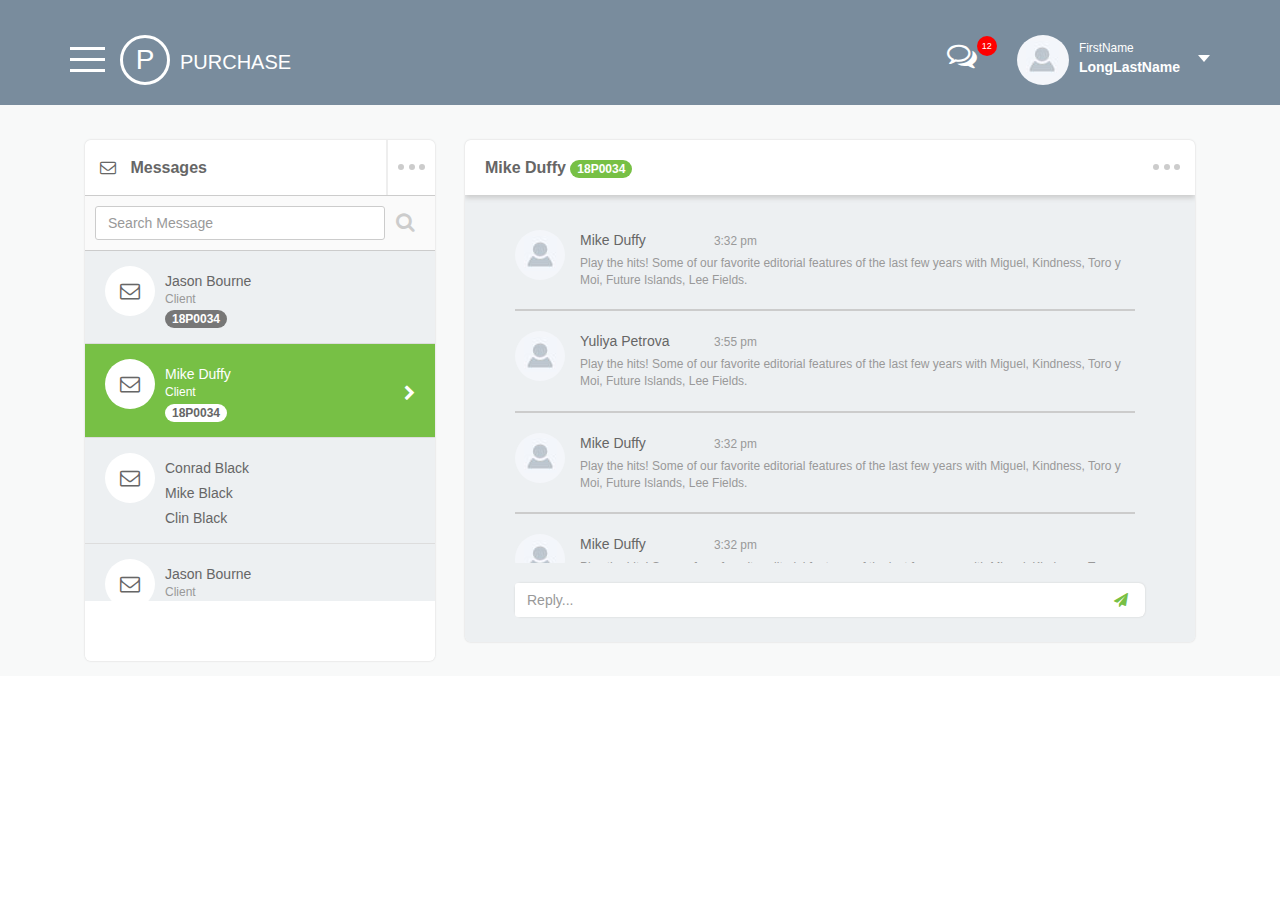
<file: message.html>
<!DOCTYPE html>
<html lang="en">
  <head>
    <meta charset="utf-8">
    <meta http-equiv="X-UA-Compatible" content="IE=edge">
    <meta name="viewport" content="width=device-width, initial-scale=1">
    <!-- The above 3 meta tags *must* come first in the head; any other head content must come *after* these tags -->
    <meta name="description" content="">
    <meta name="author" content="">
    <link rel="icon" href="">

    <title>LawyerFileApp</title>

    <!-- Bootstrap core CSS -->
    <link href="css/bootstrap.min.css" rel="stylesheet">

    <!-- Bootstrap theme CSS -->
    <link href="css/bootstrap-theme.min.css" rel="stylesheet">

    <!-- IE10 viewport hack for Surface/desktop Windows 8 bug -->
    <link href="css/ie10-viewport-bug-workaround.css" rel="stylesheet">

    <!-- Custom styles for this template -->
    <link href="css/custom.css" rel="stylesheet">

    <!-- Font awesome -->
    <link href="font-awesome/css/font-awesome.min.css" rel="stylesheet">

    <!-- Just for debugging purposes. Don't actually copy these 2 lines! -->
    <!--[if lt IE 9]><script src="../../assets/js/ie8-responsive-file-warning.js"></script><![endif]-->
    <!--[if gte IE 9]<style type="text/css">
        .gradient {filter: none;}
    </style><![endif]-->
    <script src="js/ie-emulation-modes-warning.js"></script>

    <!-- HTML5 shim and Respond.js for IE8 support of HTML5 elements and media queries -->
    <!--[if lt IE 9]>
      <script src="https://oss.maxcdn.com/html5shiv/3.7.2/html5shiv.min.js"></script>
      <script src="https://oss.maxcdn.com/respond/1.4.2/respond.min.js"></script>
    <![endif]-->
  </head>

  <body>
  <!-- Header Start-->
  <header>
    <nav class="navbar navbar-inverse navbar-fixed-top">
      <div class="container">
        <div class="navbar-header">
          <button aria-controls="navbar" aria-expanded="false" data-target="#navbar" data-toggle="collapse" class="navbar-toggle collapsed" type="button">
            <span class="sr-only">Toggle navigation</span>
            <span class="icon-bar"></span>
            <span class="icon-bar"></span>
            <span class="icon-bar"></span>
          </button>
          <a href="javascript:;" class="navbar-brand">
            <span></span>
            <span></span>
            <span></span>
          </a>
          <div class="maintabs">
            <a href="javascript:;" class="purchase active"><span><i>P</i>Purchase</span></a>
          </div>
        </div>
       <!--  <div class="collapse navbar-collapse" id="navbar">
          <ul class="nav navbar-nav">
            <li class="active"><a href="dashboard.html" >Dashboard</a></li>
            <li><a href="index.html" >Deals</a></li>
            <li><a href="javascript:;">Peoples</a></li>
            <li><a href="admin.html">Admin</a></li>
          </ul>
        </div> --><!--/.nav-collapse -->
        
        <div class="dropdown profileMenu">
          <a id="dLabel" data-target="#" href="javascript:;" data-toggle="dropdown" role="button" aria-haspopup="true" aria-expanded="false">
            <i class="avatar"><img src="img/avatar.jpg" alt="img/avatar.jpg"></i>
            <span>
              <small>FirstName</small>
              <strong>LongLastName </strong>  
            </span>            
          </a>

          <ul class="dropdown-menu" aria-labelledby="dLabel">
            <li class="active"><a href="dashboard.html" >Dashboard</a></li>
            <li><a href="index.html" >Deals</a></li>
            <li><a href="javascript:;">Peoples</a></li>
            <li><a href="admin.html">Admin</a></li>
          </ul>
        </div>
        <a href="javascript:;" class="message">
          <sup>12</sup>
          <i aria-hidden="true" class="fa fa-comments-o"></i>
        </a>
        <div class="maintabs menu">
            <a href="javascript:;" class="purchase" id="purchase"><span><i>P</i>Purchase</span></a>
            <a href="javascript:;" class="sale" id="sale"><span><i>S</i>Sale</span></a>
            <a href="javascript:;" class="mortgage" id="mortgage"><span><i>M</i>Mortgage</span></a>
            <a href="javascript:;" class="transfer" id="transfer"><span><i>T</i>Title transfer</span></a>
        </div>

      </div>
    </nav>
  </header>  
  <!-- Header end-->
   

  <!-- midd section -->
  <section class="wrapper middWrapper">
    <div class="container">
      <div class="messageWrapper">
        <div class="col-lg-4">
          <div class="userContactlist">
            <div class="head clearfix">
              <i aria-hidden="true" class="fa fa-envelope-o"></i> Messages
              <div class="option">
                <a href="javascript:;" id="option1" data-toggle="dropdown" aria-haspopup="true" aria-expanded="false">
                  <span></span>
                  <span></span>
                  <span></span>
                </a>
                <ul class="dropdown-menu" aria-labelledby="option1">
                  <li><a href="javascript:;">Settings</a></li>
                  <li><a href="javascript:;">Logout</a></li>
                </ul>
              </div>
            </div>
            <div class="searchMessage clearfix">
              <input type="text" placeholder="Search Message" name="" class="form-control">
              <button class="searchBtn"><i aria-hidden="true" class="fa fa-search"></i></button>
            </div>
            <ul class="list">
              <li>
                <a href="javascript:;">
                  <i aria-hidden="true" class="fa fa-envelope-o"></i>
                  <i aria-hidden="true" class="fa fa-chevron-right"></i>
                  <span>Jason Bourne</span>
                  <p>Client</p>
                  <small class="badge">18P0034</small>  
                </a>
              </li>
              <li class="active">
                <a href="javascript:;">
                  <i aria-hidden="true" class="fa fa-envelope-o"></i>
                  <i aria-hidden="true" class="fa fa-chevron-right"></i>
                  <span>Mike Duffy</span>
                  <p>Client</p>  
                  <small class="badge">18P0034</small>
                </a>
              </li>
              <li>
                <a href="javascript:;">
                  <i aria-hidden="true" class="fa fa-envelope-o"></i>
                  <i aria-hidden="true" class="fa fa-chevron-right"></i>
                  <span>Conrad black</span>
                  <span>Mike black</span>
                  <span>Clin black</span>
                  <!-- <p>Realtor</p>   -->
                </a>
              </li>
              <li>
                <a href="javascript:;">
                  <i aria-hidden="true" class="fa fa-envelope-o"></i>
                  <i aria-hidden="true" class="fa fa-chevron-right"></i>
                  <span>Jason Bourne</span>
                  <p>Client</p>  
                </a>
              </li>
              <li>
                <a href="javascript:;">
                  <i aria-hidden="true" class="fa fa-envelope-o"></i>
                  <i aria-hidden="true" class="fa fa-chevron-right"></i>
                  <span>Mike Duffy</span>
                  <p>Client</p>  
                </a>
              </li>
              <li>
                <a href="javascript:;">
                  <i aria-hidden="true" class="fa fa-envelope-o"></i>
                  <i aria-hidden="true" class="fa fa-chevron-right"></i>
                  <span>Conrad black</span>
                  <p>Realtor</p>  
                </a>
              </li>
            </ul>
            <div class="footer">
              &nbsp;
            </div>
          </div>
        </div>
        <div class="col-lg-8">
          <div class="messageSection">
            <div class="head clearfix">
              Mike Duffy <a class="badge">18P0034</a>
               <div class="option">
                <a href="javascript:;" id="option1" data-toggle="dropdown" aria-haspopup="true" aria-expanded="false">
                  <span></span>
                  <span></span>
                  <span></span>
                </a>
                <ul class="dropdown-menu" aria-labelledby="option1">
                  <li><a href="javascript:;">Settings</a></li>
                  <li><a href="javascript:;">Logout</a></li>
                </ul>
              </div>
            </div>
            <div class="messageContainer">
              <ul>
                <li>
                  <i class="avatar"><img src="img/avatar.jpg" alt=""></i>
                  <span>Mike Duffy</span>
                  <small>3:32 pm</small>
                  <div class="chat">
                    <p>Play the hits! Some of our favorite editorial features of the last few years with
  Miguel, Kindness, Toro y Moi, Future Islands, Lee Fields.</p>
                  </div>
                </li>
                 <li>
                  <i class="avatar"><img src="img/avatar.jpg" alt=""></i>
                  <span>Yuliya Petrova</span>
                  <small>3:55 pm</small>
                  <div class="chat">
                    <p>Play the hits! Some of our favorite editorial features of the last few years with
  Miguel, Kindness, Toro y Moi, Future Islands, Lee Fields.</p>
                  </div>
                </li>
                 <li>
                  <i class="avatar"><img src="img/avatar.jpg" alt=""></i>
                  <span>Mike Duffy</span>
                  <small>3:32 pm</small>
                  <div class="chat">
                    <p>Play the hits! Some of our favorite editorial features of the last few years with
  Miguel, Kindness, Toro y Moi, Future Islands, Lee Fields.</p>
                  </div>
                </li>
                 <li>
                  <i class="avatar"><img src="img/avatar.jpg" alt=""></i>
                  <span>Mike Duffy</span>
                  <small>3:32 pm</small>
                  <div class="chat">
                    <p>Play the hits! Some of our favorite editorial features of the last few years with
  Miguel, Kindness, Toro y Moi, Future Islands, Lee Fields.</p>
                  </div>
                </li>
              </ul>
              <div class="reply clearfix">
                <input type="text" class="form-control" name="" placeholder="Reply...">
                <button class="sendBtn"><i aria-hidden="true" class="fa fa-paper-plane"></i></button>
              </div>
            </div>
          </div>
        </div>
      </div>
      
     </div>
    </div>
  </section>
  <!-- midd section -->


  <!-- multistep form -->
  <div class="blackoverlay"></div>
  <form id="msform">
    <!-- progressbar -->
    <ul id="progressbar">
      <li class="active">Deal Info</li>
      <li>Purchaser</li>
      <li>Real State Agent</li>
    </ul>
    <!-- fieldsets -->
    <fieldset>
      <h2 class="fs-title">Deal Info</h2>
      <!-- <h3 class="fs-subtitle">This is step 1</h3> -->
      <div class="form-group">
        <input type="text" name="" placeholder="Deal Number" />
        <p class="error">Lorem ipsum doller is amet!</p>
      </div>
      <div class="form-group">
        <input type="text" name="" placeholder="Type of Transaction" />
        <p class="error">Lorem ipsum doller is amet!</p>
      </div>
      <div class="form-group">
        <input type="text" name="" placeholder="Property Address" />
        <p class="error">Lorem ipsum doller is amet!</p>
      </div>
      <div class="form-group inputSmall">
        <input type="text" name="" placeholder="Street Name" class="" />
        <p class="error">Lorem ipsum doller is amet!</p>
      </div>
      <div class="form-group inputSmall">
      <input type="text" name="" placeholder="City" class=""/>
      <p class="error">Lorem ipsum doller is amet!</p>
      </div>
      <div class="form-group inputSmall">
        <input type="text" name="" placeholder="Province" class=""/>
        <p class="error">Lorem ipsum doller is amet!</p>
      </div>
      <div class="form-group inputSmall">
        <input type="text" name="" placeholder="Postal Code" class=""/>
        <p class="error">Lorem ipsum doller is amet!</p>
      </div>
      <div class="form-group">
        <input type="text" name="" placeholder="Closing Date DD/MM/YYY" />
      </div>

      <div class="form-group clearfix">
        <span>First Time Buyer</span>
        <div class="radio-inline">
          <input type="radio" name="optionsRadios" id="yes" value="option1"> 
          <label for="yes">yes</label> 
        </div>
        <div class="radio-inline">
          <input type="radio" name="optionsRadios" id="no" value="option2"> 
          <label for="no">No</label>
        </div>
      </div>

      <div class="form-group inputSmall">
        <select class="">
          <option value="1">Type of Ownership</option>
          <option value="2">Joint Tenancy</option>
          <option value="3">Tenancy in common</option>
        </select>
        <p class="error">Lorem ipsum doller is amet!</p>
      </div>

      <div class="form-group inputSmall">
        <select class="">
          <option value="1">Property Type</option>
          <option value="2">Investment</option>
          <option value="3">Matrimonial Home</option>
        </select>
        <p class="error">Lorem ipsum doller is amet!</p>
      </div>

       <div class="form-group clearfix">
        <span>Urgent Deal</span>
        <div class="checkbox-inline">
          <input type="checkbox" name="" id="urgent_deal" value=""> 
          <label for="urgent_deal"></label> 
        </div>
        
      </div>

     <input type="button" name="" class="next action-button" value="Next" />
      
    </fieldset>


    <fieldset>
      <h2 class="fs-title">Purchaser </h2>
      <!-- <h3 class="fs-subtitle">Your presence on the social network</h3> -->
      <div class="form-group">
        <input type="text" name="firstname" placeholder="First Name" class="inputexSmall" />
        <input type="text" name="middlename" placeholder="Middle Name" class="inputexSmall"/>
        <input type="text" name="lastname" placeholder="Last Name" class="inputexSmall"/>
      </div>
      <div class="form-group clearfix">
        <input type="text" name="dateofbirth" placeholder="Date Of borth" class="inputSmall"/>
        <input type="text" name="email" placeholder="Email" class="inputSmall"/>
      </div>
      <input type="text" name="phonenumber" placeholder="Phone Number" class=""/>

      <a href="javascript:;" class="addMore">+ Add More Numbers</a>

      <input type="text" name="" placeholder="Current Address" />
      <div class="form-group clearfix">
        <input type="text" name="" placeholder="Street Name" class="inputSmall" />
        <input type="text" name="" placeholder="City" class="inputSmall"/>
      </div>
      <div class="form-group clearfix">
        <input type="text" name="" placeholder="Province" class="inputSmall"/>
        <input type="text" name="" placeholder="Postal Code" class="inputSmall"/>
      </div>
      <input type="button" name="previous" class="previous action-button" value="Previous" />
      <input type="button" name="next" class="next action-button" value="Next" />
    </fieldset>
    <fieldset>
      <h2 class="fs-title">Real Estate Agent</h2>
      <!-- <h3 class="fs-subtitle">We will never sell it</h3> -->
      <div class="form-group">
        <input type="text" name="firstname" placeholder="First Name" class="inputexSmall" />
        <input type="text" name="middlename" placeholder="Middle Name" class="inputexSmall"/>
        <input type="text" name="lastname" placeholder="Last Name" class="inputexSmall"/>
      </div>
      <div class="form-group clearfix">
        <input type="text" name="" placeholder="Phone Number#1" class="inputSmall"/>
        <input type="text" name="" placeholder="Phone Number#2" class="inputSmall"/>
      </div>
      <h2 class="fs-title">Real Estate Brokerage</h2>
      <div class="form-group">
        <input type="text" name="firstname" placeholder="Brokerage Name" class="" />
      </div>
      <div class="form-group clearfix">
        <input type="text" name="" placeholder="Street Name" class="inputSmall" />
        <input type="text" name="" placeholder="City" class="inputSmall"/>
      </div>
      <div class="form-group clearfix">
        <input type="text" name="" placeholder="Province" class="inputSmall"/>
        <input type="text" name="" placeholder="Postal Code" class="inputSmall"/>
      </div>
      <div class="form-group clearfix">
        <input type="text" name="" placeholder="Phone Number" class="inputSmall"/>
        <input type="text" name="" placeholder="Fax Number" class="inputSmall"/>
      </div>
      <h2 class="fs-title">Mortgage Agent</h2>
       <div class="form-group clearfix">
        <input type="text" name="firstname" placeholder="First Name" class="inputSmall" />
        <input type="text" name="lastname" placeholder="Last Name" class="inputSmall"/>
      </div>
       <div class="form-group clearfix">
        <input type="text" name="" placeholder="Phone Number#1" class="inputSmall"/>
        <input type="text" name="" placeholder="Phone Number#2" class="inputSmall"/>
      </div>


      <input type="button" name="previous" class="previous action-button" value="Previous" />
      <input type="submit" name="submit" class="submit action-button" value="Submit" />
    </fieldset>
  </form>






    <!-- Bootstrap core JavaScript
    ================================================== -->
    <!-- Placed at the end of the document so the pages load faster -->
    <script src="js/jquery.min.js"></script>
    <script src="js/jquery.easing.min.js"></script>
   
    <script src="js/bootstrap.min.js"></script>
    <!-- IE10 viewport hack for Surface/desktop Windows 8 bug -->
    <script src="js/ie10-viewport-bug-workaround.js"></script>

    <!-- custom  -->
    <script src="js/custom.js"></script>
  </body>
</html>
</file>
<file: css/custom.css>
/*import css*/
@import url('msform.css');
/*custom css*/
a:focus { outline: none; }
a:hover, a:focus {
  text-decoration: none; 
}
body {
  padding-top: 105px;
}
img { max-width: 100%; }
.navbar > .container .navbar-brand, .navbar > .container-fluid .navbar-brand {
  margin-left: 0;
}
.navbar-brand {
  padding: 12px 0 0;
  width: 35px;
  height: auto;
}
.navbar-brand span {
  height: 3px;
  width: 100%;
  margin-bottom: 8px;
  background: #fff;
  display: block;
}
.navbar-inverse  {
  background-image: none;
  background-color: #798c9d!important;
  border: 0!important;
  padding: 35px 0 20px 0;
}
.navbar-inverse .navbar-nav > li > a {
  color: #000;
  font-size: 16px;
  text-transform: uppercase;
}
.navbar-inverse .navbar-nav > .active > a,
.navbar-inverse .navbar-nav > .active > a:focus,
.navbar-inverse .navbar-nav > .active > a:hover {
  background: transparent;
  box-shadow: none;
  text-shadow: none;
}
.profileMenu {
  float: right;
}
.profileMenu .avatar {
  width: 52px;
  height: 50px;
  overflow: hidden;
  border-radius: 100%;
  margin-right: 10px;
  background: #f4f6fa;
  float: left;
  line-height: 45px;
  text-align: center;
}
.profileMenu a {
  color: #fff;
}
.profileMenu span {
  float: left;
  padding-top: 5px;
  position: relative;
  padding-right: 30px;
}
.profileMenu span:after {
  border-top: solid 7px #fff;
  border-left: solid 6px transparent;
  border-right: solid 6px transparent;
  position: absolute;
  top: 48%;
  right: 0;
  content: '';
}
.profileMenu span small {
  display: block;
}
/*Button Bar*/
.buttonbar {
  padding-top: 10px;
  padding-bottom: 10px;
  text-align: right;
}
.middWrapper {
  background-color: #f8f9f9;
  padding-top: 15px;
  padding-bottom: 15px;
}
.owners {
  padding-top: 10px;
  overflow: hidden;
}
.owners label {
  line-height: 35px;
  text-transform: uppercase;
  font-size: 16px;
  float: left;
  margin-right: 10px;
  color: #95999c;
}
.owners select.form-control {
  float: left;
  width: 70%;
}
.searchWrapper {
  background-color: #edf0f2;
  padding-top: 15px;
  padding-bottom: 15px;
  border-radius: 10px;
  margin-bottom: 10px;
}
.searchbar {
  float: right;
  padding: 5px 15px 5px 10px;
  background-color: #fff;
  border-radius: 4px;
  width: 60%;
}

.search-results {
  width: 100%;
  min-height:300px;
  background-color:white;
  border-top:1px solid #ddd;
}

.searchbar .glyphicon-search {
  padding: 5px;
  line-height: 30px;
  color: #9a9a9b;
}
.searchbar .btn {
  padding: 0;
  background-color: transparent;
  float: right;
}

.searchbar .form-control {
  float: left;
  width: 80%;
  border: 0;
  box-shadow: none;
  height: 40px;
}

/*screening panel*/
.screeningPanel {
  border-radius: 8px 8px 3px 3px;
  overflow: hidden;
  border-bottom: solid 5px #95999c;
  margin-right: -15px;
}
.screeningPanel .dealListing {
  height: 310px;
  overflow-y: auto;
  background-color: #edf0f2;
}
.screeningPanel .head {
  background-color: #95999c;
  padding-top: 10px;
  padding-bottom: 10px;
  color: #fff;
}
.screeningPanel .head small,
.screeningPanel .head strong {
  display: block;
}
.screeningPanel .head small {
  font-size: 14px;
  cursor: pointer;
}
.screeningPanel .head strong {
  text-transform: uppercase;
  font-size: 16px;
  font-weight: normal;
}
.screeningPanel .setting {
  float: right;
  position: relative;
  font-size: 30px;
  color: #bfc0c1;
  padding-right: 10px;
  padding-top: 8px;
  cursor: pointer;
}
.screeningPanel .setting .dropdown-menu {
  left: auto;
  right: 5px;
}
.screeningPanel .setting:hover {
  color: #fff;
}
.stageWrapper {
  background-color: #bedaa9;
  height: 6px;
  border-bottom: solid 1px #a8c497;
}
.stageWrapper a {
  float: left;
  /*width: 20%;*/
  height: 6px;
  border-right: solid 2px #fff;
}
.stageWrapper a:last-child {
  border-right: 0;
}
.stageWrapper a.active,
.stageWrapper a:hover,
.stageWrapper a:focus {
  background-color: #77c045;
}
.stageWrapper .tooltip {
  font-size: 10px;
}
.dealTitle {
  background-color: #c6c8c9;
  color: #fff;
  margin: 0;
  padding: 5px;
  text-align: center;
  font-size: 14px;
  text-transform: uppercase;
}
.dealListing dl {
  margin: 0;
  background-color: #edf0f2;
  border-bottom: solid 2px #e3e3e5;
  overflow: hidden;
}
.dealListing dl:hover {
  background-color: #f4f6f7;
}
.dealListing dl dt {
  width: 90%;
  float: left;
  padding-top: 10px;
  padding-bottom: 10px;
  padding-left: 15px;
}
.dealListing dl dd {
  margin-left: 91%;
  font-size: 40px;
  line-height: 80px;
  color: #95999c;
}
.dealListing dl small,
.dealListing dl big {
  display: block;
  font-weight: normal;
}
.dealListing dl big {
  color: #5294cf;
  margin-bottom: 5px;
  font-size: 20px;
}
.dealListing dl dt label {
  width: 25px;
  height: 25px;
  border-radius: 100%;
  text-align: center;
  color: #95999c;
  border: solid 1px #95999c;
  display: inline-block;
  margin-right: 5px;
  line-height: 24px;
}
.dealListing dl dt label.accepted {
  color: #77c045;
  border-color: #77c045;
}
.dealListing dl dt label.denied {
  color: #ee1f25;
  border-color: #ee1f25;
}
.dealListing dl dt label.disable {
  color: #fff;
  border-color: #fff;
}

/**/
.screeningTitleBar {
  background-color: #77c045;
  padding-top: 15px;
  padding-bottom: 15px;
  overflow: hidden;
  color: #fff;
  border-radius: 10px;
  margin-bottom: 15px;
}
.screeningTitleBar h2 {
  margin: 0;
}
.notifications {
  text-align: right;
}
.notifications a {
  font-size: 30px;
  margin-right: 20px;
  color: #fff;
}
.notifications a .fa-align-left {
  font-size: 26px;
}

.middPanel {
  padding-left: 0;
  transition: all 0.3s ease-in-out;
}
.middPanel .nav-tabs {
  border-radius: 8px 8px 0 0;
  border-bottom: 0;
  background-color: #ebeef0;
  overflow: hidden;
}
.middPanel .nav-tabs li {
  background-color: #ebeef0;
  margin-bottom: 0;
  width: 20%;
  cursor: pointer;
}
.middPanel .nav-tabs li a {
  color: #000;
  padding: 15px 0;
  text-align: center;
  border-radius: 0;
  width: 100%;
}
.middPanel .nav-tabs li:hover a {
  background-color: #fff;
}
.middPanel .nav-tabs > li.active > a,
.middPanel .nav-tabs > li.active > a:focus,
.middPanel .nav-tabs > li.active > a:hover {
  border-left: solid 1px #fff;
  border-right: solid 1px #fff;
  border-top: solid 1px #fff;
  border-bottom: solid 2px #fff;
}
.middPanel .innertab {
  background-color: #fff;
  margin-bottom: 10px;
  border-radius: 0;
  padding-top: 5px;
}
.middPanel .innertab li {
  background-color: transparent;
  margin-bottom: 0;
}
.middPanel .innertab li:nth-child(3) {
  width: 25%;
}
.middPanel .innertab li:nth-child(4) {
  width: 34%;
}
.middPanel .innertab li a {
  padding: 5px 0;
  border-bottom: solid 2px #fff;
}
.middPanel .innertab > li:hover a,
.middPanel .innertab > li.active > a,
.middPanel .innertab > li.active > a:focus,
.middPanel .innertab > li.active > a:hover {
  border-color: #fff;
  border-bottom: solid 2px #ccc;
  box-shadow: none;
}

.middPanel .panel-default > .panel-heading {
  background-color: #fff;
  background-image: none;
  text-transform: uppercase;
}
.middPanel .panel-default > .panel-heading a {
  display: block;
  position: relative;
  font-size: 14px;
  font-weight: bold;
  color: #95989a;
}
.middPanel .panel-default > .panel-heading a:hover,
.middPanel .panel-default > .panel-heading a:focus {
  text-decoration: none;
}
.middPanel .panel-default > .panel-heading a:after {
  border-bottom: 10px solid #ccc;
  border-left: 9px solid transparent;
  border-right: 9px solid transparent;
  border-top: 0;
  content: '';
  position: absolute;
  right: 0;
  top: 5px;
  color: #898989;
}
.middPanel .panel-default > .panel-heading a.collapsed:after {
  border-top: 10px solid #ccc;
  border-left: 9px solid transparent;
  border-right: 9px solid transparent;
  border-bottom: 0;
  content: '';
  position: absolute;
  right: 0;
  top: 5px;
  color: #898989;
}
.middPanel .panel-default > .panel-heading a:hover {
  text-decoration: none;
}
.middPanel .panel-default > .panel-heading {
  position: relative;
}
.middPanel button.edit {
  position: absolute;
  top: 10px;
  right: 40px;
  background-color: transparent;
  border: 0;
  color: #898989;
}
.middPanel .infolist {
  margin: 0;
  padding: 0;
}
.middPanel .infolist li {
  list-style: none;
  float: left;
  width: 31%;
  margin: 0 5px 10px;
}
.middPanel .infolist li label {
  color: #bcbec0;
  text-transform: uppercase;
  margin-bottom: 0;
}
.middPanel .infolist li span {
  display: block;
  color: #2b2b2b;
  font-size: 18px;
}
.middPanel .infolist li.halfwidth {
  width: 48%;
}
.middPanel .infolist li small {
  font-size: 16px;
  color: #bcbec0;
}
.addmore {
  clear: both;
  margin-bottom: 10px;
}
.addmore a {
  margin-top: -10px;
  float: left;
}
.middPanel .infolist li.phoneNumber input[type="text"]{
  width: 54%;
  float: left;
  margin-right: 10px;
}
.middPanel .infolist li.phoneNumber select.form-control {
  width: 40%;
  float: left;
}
/*Right panel*/
.rightpanel {
  background-color: #fff;
  border-radius: 6px;
  border: solid 1px #eff1f3;
  height: 450px;
  overflow-y: auto;
  transition: all 0.3s ease-in-out;
}
.recentActivites ul {
  list-style: none;
  padding: 0 0 0 20px;
  margin: 0;
  border-left: solid 1px #e2e2e4;
}
.recentActivites ul li {
  padding-bottom: 5px;
  margin-bottom: 10px;
  border-bottom: solid 1px #e2e2e4;
  color: #95989a;
  position: relative;
}
.recentActivites ul li:before {
  border-left: 5px solid #e2e2e4;
  border-top: 4px solid transparent;
  border-bottom: 4px solid transparent;
  position: absolute;
  left: -20px;
  top: 2px;
  content: '';
}
.recentActivites ul li h5 {
  margin: 0;
  font-weight: bold;
  font-size: 12px;
  color: #95989a;
}
.recentActivites ul li .comments {
  font-size: 16px;
}
.recentActivites ul li .label {
  width: 26px;
  height: 26px;
  border: solid 1px #76c146;
  color: #76c146;
  line-height: 18px;
  text-align: center;
  float: left;
  margin-right: 10px;
  border-radius: 100%;
  font-size: 14px;
  margin-top: 5px;
}
.recentActivites small {
  display: block;
  width: 84%;
  overflow: hidden;
  text-overflow: ellipsis;
  line-height: 20px;
}
.recentActivites small + small {
  margin-top: -5px;
}

.maintabs {
  float: left;
  padding-left: 50px;
  padding-top: 20px;
  display: none;
}
.maintabs a {
  color: #b9bad5;
  position: relative;
  margin-right: 60px;
  font-size: 20px;
  text-transform: uppercase;
  float: left;
}
.maintabs a:hover,
.maintabs a.active {
  text-decoration: none;
  color: #fff;
}
.maintabs a:hover i,
.maintabs a.active i {
  text-decoration: none;
  border-color: #fff;
  color: #fff;
}

.maintabs a i {
  display: inline-block;
  margin-right: 10px;
  width: 50px;
  height: 50px;
  border: solid 3px #b9bad5;
  line-height: 44px;
  text-align: center;
  border-radius: 100%;
  font-size: 28px;
  font-style: normal;
}
.maintabs a span {
  display: inline-block;
}
.navbar-header .maintabs {
  display: block;
  padding-top: 0;
  padding-left: 15px;
}
.navbar-header .maintabs a {
  margin-right: 0;
  color: #fff;
}

.middPanel .edit.infolist {
  display: none;
}
.infolist .buttonWrapper {
  clear: both;
  padding-top: 20px;
  margin-bottom: 10px;
  text-align: right;
}
.profileMenu .dropdown-menu {
  min-width: 200px;
  border-radius: 0;
  margin-top: 20px;
}
.profileMenu .dropdown-menu > .active > a,
.profileMenu .dropdown-menu > .active > a:focus,
.profileMenu .dropdown-menu > .active > a:hover {
  background: #798c9d;
}


/*checklist*/
.viewWrapper {
  padding: 10px;
  background-color: #fff;
  border-bottom: solid 1px #ddd;
}
.viewWrapper .form-control {
  float: left;
  width: 50%;
}
.changeviewBar {
  float: right;
}
.changeviewBar .fa-align-left {
  transform: rotate(90deg);
}
.checkboxlist {
  background-color: #fff;
  padding: 20px;
}
.checkboxlist input[type="checkbox"] {
  display: none;
}
.checkboxlist label {
  color: #666;
  position: relative;
  padding-left: 25px;
  font-size: 16px;
}
.checkboxlist label:hover {
  color: #000;
}
.checkboxlist label:before {
  width: 20px;
  height: 20px;
  border-radius: 6px;
  background-color: #e2e2e4;
  content: '';
  position: absolute;
  left: 0;
  top: 0;
}
.checkbox input[type="checkbox"]:checked + label:before {
  background-color: #369bf8;
  content: '\2713';
  text-align: center;
  font-weight: bold;
  color: #fff;
  font-size: 14px;
}
.checkbox input[type="checkbox"]:checked + label {
  color: #000;
}
.checkboxlist .checkbox {
  margin-top: 0;
  margin-bottom: 20px;
}

.checkboxgrid .checkbox {
  float: left;
  margin-right: 20px;
}
.checkboxgrid .checkbox:nth-child(3n) {
  margin-right: 0;
}

.rightSection {
  overflow-x: hidden;
}
.faderight {
  margin-right: -800px;
}
.fullwidth {
  width: 100% !important;
  padding: 0;
}


/*admin page css*/
.titleBar {
  background-color: #ebeef0;
  padding-top: 20px;
  padding-bottom: 20px;
  margin-bottom: 40px;
}
.titleBar h1 {
  font-size: 24px;
}
.navleft {
  padding-left: 0;
}
.navleft .nav-pills .fa {
  float: right;
  font-size: 14px;
  line-height: 24px;
}
.navleft .nav-pills li a {
  font-size: 16px;
  color: #666;
}
.nav-pills > li.active > a,
.nav-pills > li.active > a:focus,
.nav-pills > li.active > a:hover,
.nav-pills > li > a:hover {
  background-color: #5cb85c;
  color: #fff;
}
.adminRight {
  background-color: #ebeef0;
  padding: 20px 30px;
}
.adminRight .head {
  margin-top: 0;
  font-size: 26px;
  line-height: 40px;
  margin-bottom: 20px;
  padding-bottom: 10px;
  border-bottom: solid 1px #ccc;
}
.adminRight .head .btn {
  float: right;
}
.adminRight .purchaseInput {
  width: 30%;
  float: left;
  text-transform: uppercase;
}
.purchaseBar {
  margin-bottom: 20px;
}
.purchaseBar a {
  line-height: 30px;
  text-transform: uppercase;
  color: #999;
  padding-left: 20px;
}
.deals dl {
  margin: 0 0 20px 0;
  background-color: #d4e5cf;
  padding: 12px 20px;
  border-radius: 8px;
  text-transform: uppercase;
}
.deals dl dt {
  color: #333;
  float: left;
  width: 50%;
  font-size: 16px;
  font-weight: normal;
  cursor: pointer;
}
.deals dl dd {
  color: #666;
  margin-left: 50%;
  font-size: 13px;
}
.deals dl dd a {
  color: #666;
  margin-right: 20px;
}
.deals dl dd a:last-child {
  margin-right: 0;
}

.roles dl {
  margin: 0 0 20px 0;
  background-color: #d4e5cf;
  padding: 12px 20px;
  border-radius: 8px;
  text-transform: uppercase;
}
.roles dl dt {
  color: #333;
  float: left;
  width: 20%;
  font-size: 12px;
  font-weight: normal;
  cursor: pointer;
}
.roles dl dd {
  color: #666;
  margin-left: 20%;
  font-size: 13px;
}
/*.roles dl label {
  width: 20px;
  height: 20px;
  margin: 0 auto;
  left: 0;
  right: 0;
}
.roles dl .checkbox input{
  display: none;
}*/
.roles dl span {
  color: #666;
  width: 85px;
  text-align: center;
  display: inline-block;
  font-size: 12px;
}
.roles dl dd a:last-child {
  margin-right: 0;
}

.deals dl .addStages {
  margin-top: 10px;
  overflow: hidden;
  font-size: 14px;
  clear: both;
  /*display: none;*/
}
.deals dl .addStages ul {
  padding: 0;
  margin: 0;
  color: #666;
  list-style: none;
}
.deals dl .addStages label {
  font-weight: normal;
  width: 250px;
}
.deals dl .addStages .fa {
  font-size: 12px;
}
.deals dl .addStages a {
  color: #666;
  font-size: 12px;
  margin-right: 30px;
}
.addDealsWrapper {
  overflow-x: scroll;
  padding-bottom: 20px;
}
.addDealsWrapper .screeningPanel {
  width: 265px;
  margin-right: 12px;
  float: left;
}
.addDealsWrapper .screeningPanel .head strong {
  line-height: 60px;
  font-size: 16px;
}
.addDealsWrapper .screeningPanel .head {
  background-color: #76c146;
}
.addDealsWrapper .screeningPanel .head .glyphicon-cog {
  color: #fff;
  opacity: 0.6;
}
.addDealsWrapper .dealTitle {
  background-color: #bcdcac;
}
.screeningPanel .footer {
  background-color: #95989a;
  padding: 20px;
  font-size: 20px;
  color: #fff;
  display: block;
  text-align: center;
}
.addDealsWrapper .screeningPanel {
  border-radius: 8px;
}
.overflowWrapper {
  width: 5000px;
}
.newDeailbtn {
  text-align: right;
  padding: 2px 0px 0 15px;
  float: right;
}

.transition-25 {
  transition: 0.25s
}

.transition-50 {
  transition: 0.5s
}

.transition-75 {
  transition: 0.75s
}

.sortWrapper {
  margin-bottom: 20px;
}
.sortWrapper .col-lg-6 {
  padding: 0;
}
.sortWrapper label {
  float: left;
  line-height: 35px;
  text-transform: uppercase;
  text-align: right;
  padding-right: 10px;
  margin: 0;
}
.sortWrapper .form-control {
  float: left;
  width: 50%;
}
.checklistItem .fa-envelope-o {
  margin-left: 10px;
}
.checklistItem dl dt {
  width: 90%;
}
.checklistItem dl dd {
  text-align: right;
  margin-left: 90%;
}
.checklistItem .dropdown-menu {
  right: 0;
  left: auto;
}
.editdropdown button {
  padding: 5px 10px;
  border: 0;
  background: transparent;
  border-radius: 3px;
}
.editdropdown.open button {
  background-color: #5cb85c;
  color: #fff;
}
.editdropdown .dropdown-menu {
  background-color: #5cb85c;
  box-shadow: none;
  margin-top: -4px;
  border: 0;
}
.editdropdown .dropdown-menu > li > a {
  color: #fff;
}
.editdropdown .caret {
  font-size: 20px;
  border-left: 6px solid transparent;
  border-right: 6px solid transparent;
  border-top: 8px solid;
}
.editdropdown .dropdown-menu > li > a:hover,
.editdropdown .dropdown-menu > li > a:focus {
  background-color: transparent;
}

.enableModel h1 {
 background-color: #666;
 color: #fff;
 margin: 0;
 padding: 40px 50px 20px;
}
.enableModel h1 strong {
 font-size: 16px;
 text-transform: uppercase;
 font-weight: normal;
 display: block;
}
.enableModel .form {
  padding: 20px 50px;
  color: #666;
  background-color: #fff;
}
.enableModel .form label {
  text-transform: uppercase;
  font-size: 20px;
  display: block;
  font-weight: normal;
}
.enableModel .form span {
  display: block;
  font-size: 16px;
  padding-bottom: 5px;
}
.enableModel .form  textarea {
  height: 80px;
  resize: none;
}
input[type="text"], select, textarea {
  box-shadow: none;
  border-radius: 3px;
}
.enableModel .modal-content {
  background-color: #ccc;
}
.enableModel .assignSection {
  padding: 20px 25px;
}
.enableModel .close {
  font-size: 40px;
  margin: 0;
  opacity: 1;
  color: #666;
}
.pad0 {
  padding: 0;
}
.assignRecipients {
  height: 300px;
  padding-top: 40px;
}
.assignRecipients label {
  font-size: 16px;
  color: #666;
}
.assignRecipients .btn {
  width: 120px;
  font-size: 18px;
  padding-top: 10px;
  padding-bottom: 10px;
}
.assignRecipients select.form-control {
  border: solid 2px #5cb85c;
  margin-bottom: 10px;
  height: 40px;
}
.existingChecklist h5 {
  font-size: 16px;
}
.existingChecklist dl {
  background-color: #fff;
  border-radius: 3px;
  box-shadow: 0 2px 3px #ccc;
  overflow: hidden;
  color: #666;
  padding: 10px;
  margin-bottom: 10px;
}
.existingChecklist dl dt {
  float: left;
  width: 50%;
  font-size: 16px;
  padding-left: 10px;
}
.existingChecklist dl dd {
  margin-left: 50%;
  text-align: right;
}
.existingChecklist dl dd a {
  display: inline-block;
  padding: 0 5px;
  color: #666;
  text-transform: uppercase;
  font-size: 12px;
}
#documents {
  padding: 20px;
}
#documents h1 {
  color: #428bca;
  margin-top: 0;
  /*margin-bottom: 40px;*/
  font-size: 24px;
  font-weight: normal;
  line-height: 55px;
}
#documents h1 .fa {
  margin-right: 10px;
  width: 55px;
  height: 55px;
  border-radius: 100%;
  background-color: #fff;
  color: #666;
  line-height: 55px;
  text-align: center;
  float: left;
  margin-left: -10px;
}
#documents .documentList  {
  clear: both;
  padding-bottom: 10px;
  border-bottom: solid 1px #ccc;
  margin-bottom: 20px;
}
#documents .documentList .fa {
  font-size: 40px;
  margin-right: 15px;
  float: left;
  color: #ccc;
}
#documents .documentList label {
  font-size: 20px;
  font-weight: normal;
  margin: 0;
  display: inline-block;
  color: #666;
}
#documents .documentList p {
  color: #ccc;
}
#documents .documentList .tools {
  float: right;
}
#documents .documentList .tools a {
  width: 45px;
  height: 45px;
  background-color: #ccc;
  border-radius: 100%;
  color: #999;
  display: inline-block;
  text-align: center;
  line-height: 50px;
  font-size: 16px;
  margin-left: 10px;
}
#documents .documentInfo {
  float: left;
  width: 70%;
}


/*messages*/
.message {
  float: right;
  padding: 0 20px;
  color: #fff;
  font-size: 30px;
}
.message:hover {
  color: #fff;
}
.message sup {
  font-size: 9px; 
  float: right;
  margin-top: 5px;
  line-height: 12px;
  padding: 4px;
  background: #ff0000;
  color: #fff;
  border-radius: 50%;
  width: 20px;
  height: 20px;
  text-align: center;
}
.userContactlist .head {
  background: #fff;
  border-bottom: solid 1px #ccc;
  padding: 10px 15px;
  font-weight: bold;
  font-size: 16px;
  color: #666;
  line-height: 35px;
}
.messageWrapper {
  padding: 20px 0 0 0;
}
.userContactlist .head .fa {
  margin-right: 10px; 
}
.userContactlist .option {
  float: right;
  padding: 15px 10px 20px;
  border-left: solid 2px #eee;
  margin: -10px -15px -10px 0;
  line-height: 20px;
  position: relative;
}
.userContactlist .option .dropdown-menu {
  left: auto;
  right: 0;
}
.userContactlist .option .dropdown-menu a {
  color: #666;
}
.userContactlist .option a {
  display: block;
  color: #fff;
}
.userContactlist .option a span {
  width: 6px;
  height: 6px;
  display: inline-block;
  border-radius: 50%;
  background: #ccc; 
}
.userContactlist,
.messageSection {
  box-shadow: 0 0 2px #ccc;
  border-radius: 6px;
  overflow: hidden;
}
.userContactlist .searchMessage {
  padding: 10px;
  background: #fafafa;
  border-bottom: solid 1px #ccc;
}
.userContactlist .searchMessage .form-control {
  float: left;
  width: 88%;
}
.userContactlist .searchMessage .searchBtn {
  background: transparent;
  border: 0;
  color: #ccc;
  float: right;
  padding: 2px 10px;
  font-size: 20px;
}
.userContactlist .list {
  height: 350px;
  overflow-y: scroll;
  padding: 0;
  margin: 0;
  list-style: none;
  background: #edf0f2;
}
.userContactlist .list li {
  display: block;
  padding: 0 20px;
  border-bottom: solid 1px #ddd;
  position: relative;
}
.userContactlist .list a {
  display: block;
  overflow: hidden;
  padding: 15px 0 15px 60px;
  position: relative;
  color: #666;
  min-height: 75px;
}
.userContactlist .list li:hover,
.userContactlist .list li.active {
  background: #77c045;
  color: #fff;
}
.userContactlist .list li:hover a,
.userContactlist .list li:hover a p,
.userContactlist .list li.active a,
.userContactlist .list li.active a p,
.userContactlist .list li.active a .badge {
  color: #fff;
}
.userContactlist .list li:hover a .badge,
.userContactlist .list li.active a .badge {
  background: #fff;
  color: #666;
}

.userContactlist .list li:hover a .fa-envelope-o,
.userContactlist .list li.active a .fa-envelope-o {
  color: #666;
} 
.userContactlist .list a .fa-envelope-o {
  position: absolute;
  width: 50px;
  height: 50px;
  line-height: 50px;
  border-radius: 100%;
  text-align: center;
  background: #fff;
  left: 0;
  font-size: 20px;
}
.userContactlist .list a .fa-chevron-right {
  font-size: 16px;
  visibility: hidden;
  position: absolute;
  top: 45%;
  right: 0;
}
.userContactlist .list li.active .fa-chevron-right,
.userContactlist .list li:hover .fa-chevron-right  {
  visibility: visible;
}
.userContactlist .list a span {
  display: block;
  padding-top: 5px;
  font-size: 14px;
  text-transform: capitalize;
}
.userContactlist .list a p {
  margin-bottom: 0;
  color: #999;
  font-size: 12px;
}
.userContactlist .footer {
  background: #fff;
  padding: 20px;
}

.messageSection .head {
  background: #fff;
  padding: 10px 20px;
  font-size: 16px;
  font-weight: bold;
  color: #666;
  line-height: 35px;
  box-shadow: 0 3px 5px #ccc;
  position: relative;
}
.messageSection .head a.badge {
  background: #77c045;
}
.messageSection .head .option {
  float: right;
  position: relative;
}
.messageSection .option {
  float: right;
  line-height: 20px;
  margin: -10px -15px -10px 0;
  padding: 15px 10px;
  position: relative;
}
.messageSection .option .dropdown-menu {
  left: auto;
  right: 0; 
}
.messageSection .option a span {
    background: #ccc none repeat scroll 0 0;
    border-radius: 50%;
    display: inline-block;
    height: 6px;
    width: 6px;
}
.messageContainer {
  padding: 20px 50px;
  background: #edf0f2;
}
.messageContainer ul {
  padding: 0 10px 0 0;
  margin: 0;
  list-style: none;
  height: 348px;
  overflow-y: auto;
}
.messageContainer ul li {
  position: relative;
  padding: 15px 0 10px 65px; 
  border-bottom: solid 2px #ccc;
  margin-bottom: 5px;
}
.messageContainer ul li .avatar {
  position: absolute;
  width: 50px;
  height: 50px;
  border-radius: 100%;
  overflow: hidden;
  line-height: 45px;
  text-align: center;
  background: #f4f6fa; 
  left: 0;
}
.messageContainer ul li .chat {
  padding-top: 5px;
  font-size: 12px;
}
.messageContainer ul li span {
  display: inline-block;
  width: 130px; 
  color: #666;
}
.messageContainer ul li small {
  color: #999;
}
.messageContainer ul li p {
  clear: both;
  color: #999;
}
.messageContainer .reply {
  background: #fff;
  box-shadow: 0 0 2px #ccc;
  margin-top: 20px;
  margin-bottom: 5px;
  border-radius: 6px;
  padding-right: 10px;
}
.messageContainer .reply .form-control {
  float: left;
  width: 90%;
  border: 0;
  outline: none;
  box-shadow: none;
}
.messageContainer .reply .sendBtn {
  background: transparent;
  padding: 7px;
  border: 0;
  color: #77c045;
  float: right;
}
.notify {
  width: 15px;
  height: 15px;
  position: absolute;
  top: 45%;
  right: 40px;
  border-radius: 100%;
  background: green;
}

#chats .messageContainer {
  padding: 20px;
  background: #fff;
  border: solid 1px #ccc;
}
#chats .innertab li {
  width: 33%;
}
#chats .innertab li label {
  width: 30px;
  height: 30px;
  border: solid 2px #ccc;
  border-radius: 100%;
  line-height: 28px;
  text-align: center;
  position: relative;
  margin: 0;
  color: #ccc;
  font-size: 16px;
}
#chats .innertab li label sup {
  font-size: 8px;
  width: 10px;
  height: 10px;
  border-radius: 50%;
  background: #ff0000;
  color: #fff; 
  line-height: 10px;
  position: absolute;
  top: -1px;
  right: -1px;
}
#chats .innertab li label.active {
  border-color: #77c045;
  color: #77c045;
}
#chats .messageContainer ul {
  height: 295px;
}
#chats .messageContainer ul li.self {
  text-align: right;
  padding: 15px 65px 10px 0;
}
#chats .messageContainer ul li.self .avatar {
  right: 0;
  left: auto;
}
#chats .messageContainer ul li.self span {
  width: auto;
}
#chats .messageContainer ul li.self small {
  margin-left: 20px;
}
</file>
<file: css/ie10-viewport-bug-workaround.css>
/*!
 * IE10 viewport hack for Surface/desktop Windows 8 bug
 * Copyright 2014-2015 Twitter, Inc.
 * Licensed under MIT (https://github.com/twbs/bootstrap/blob/master/LICENSE)
 */

/*
 * See the Getting Started docs for more information:
 * http://getbootstrap.com/getting-started/#support-ie10-width
 */
@-webkit-viewport { width: device-width; }
@-moz-viewport    { width: device-width; }
@-ms-viewport     { width: device-width; }
@-o-viewport      { width: device-width; }
@viewport         { width: device-width; }
</file>
